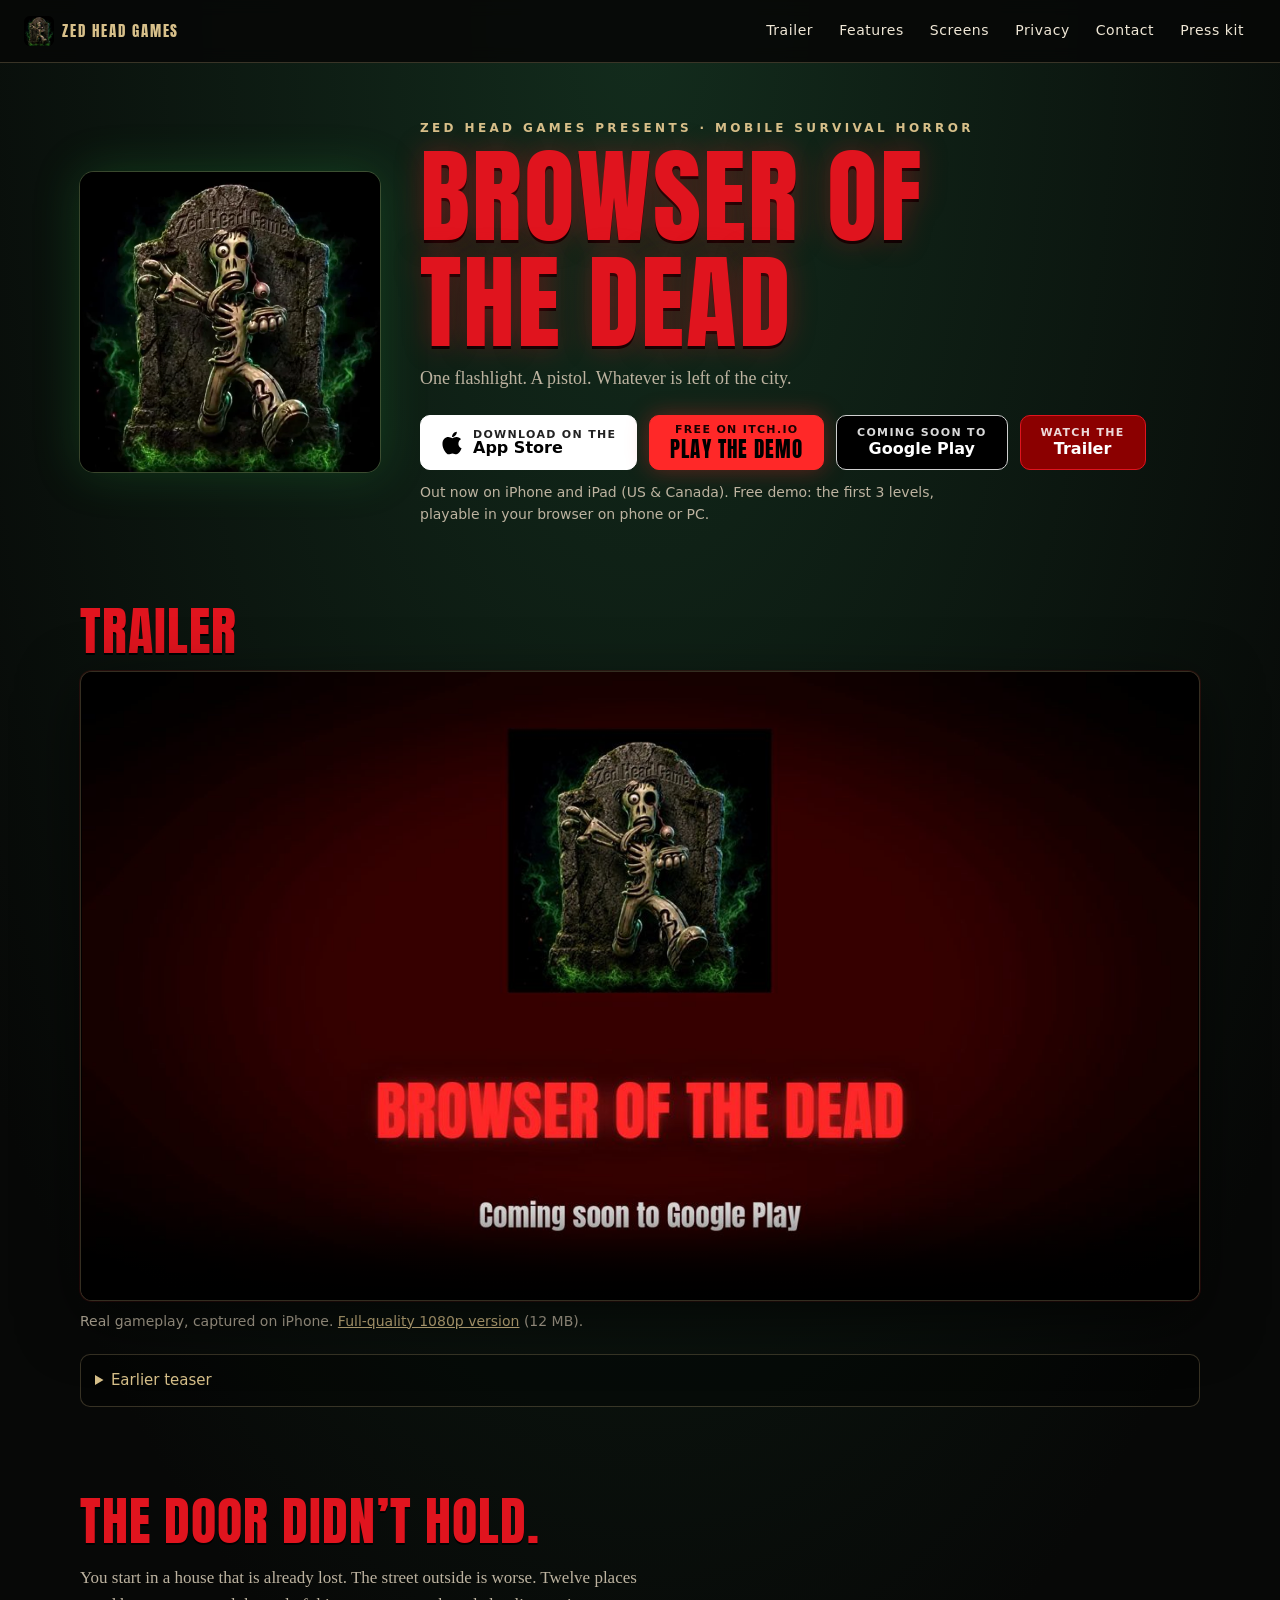
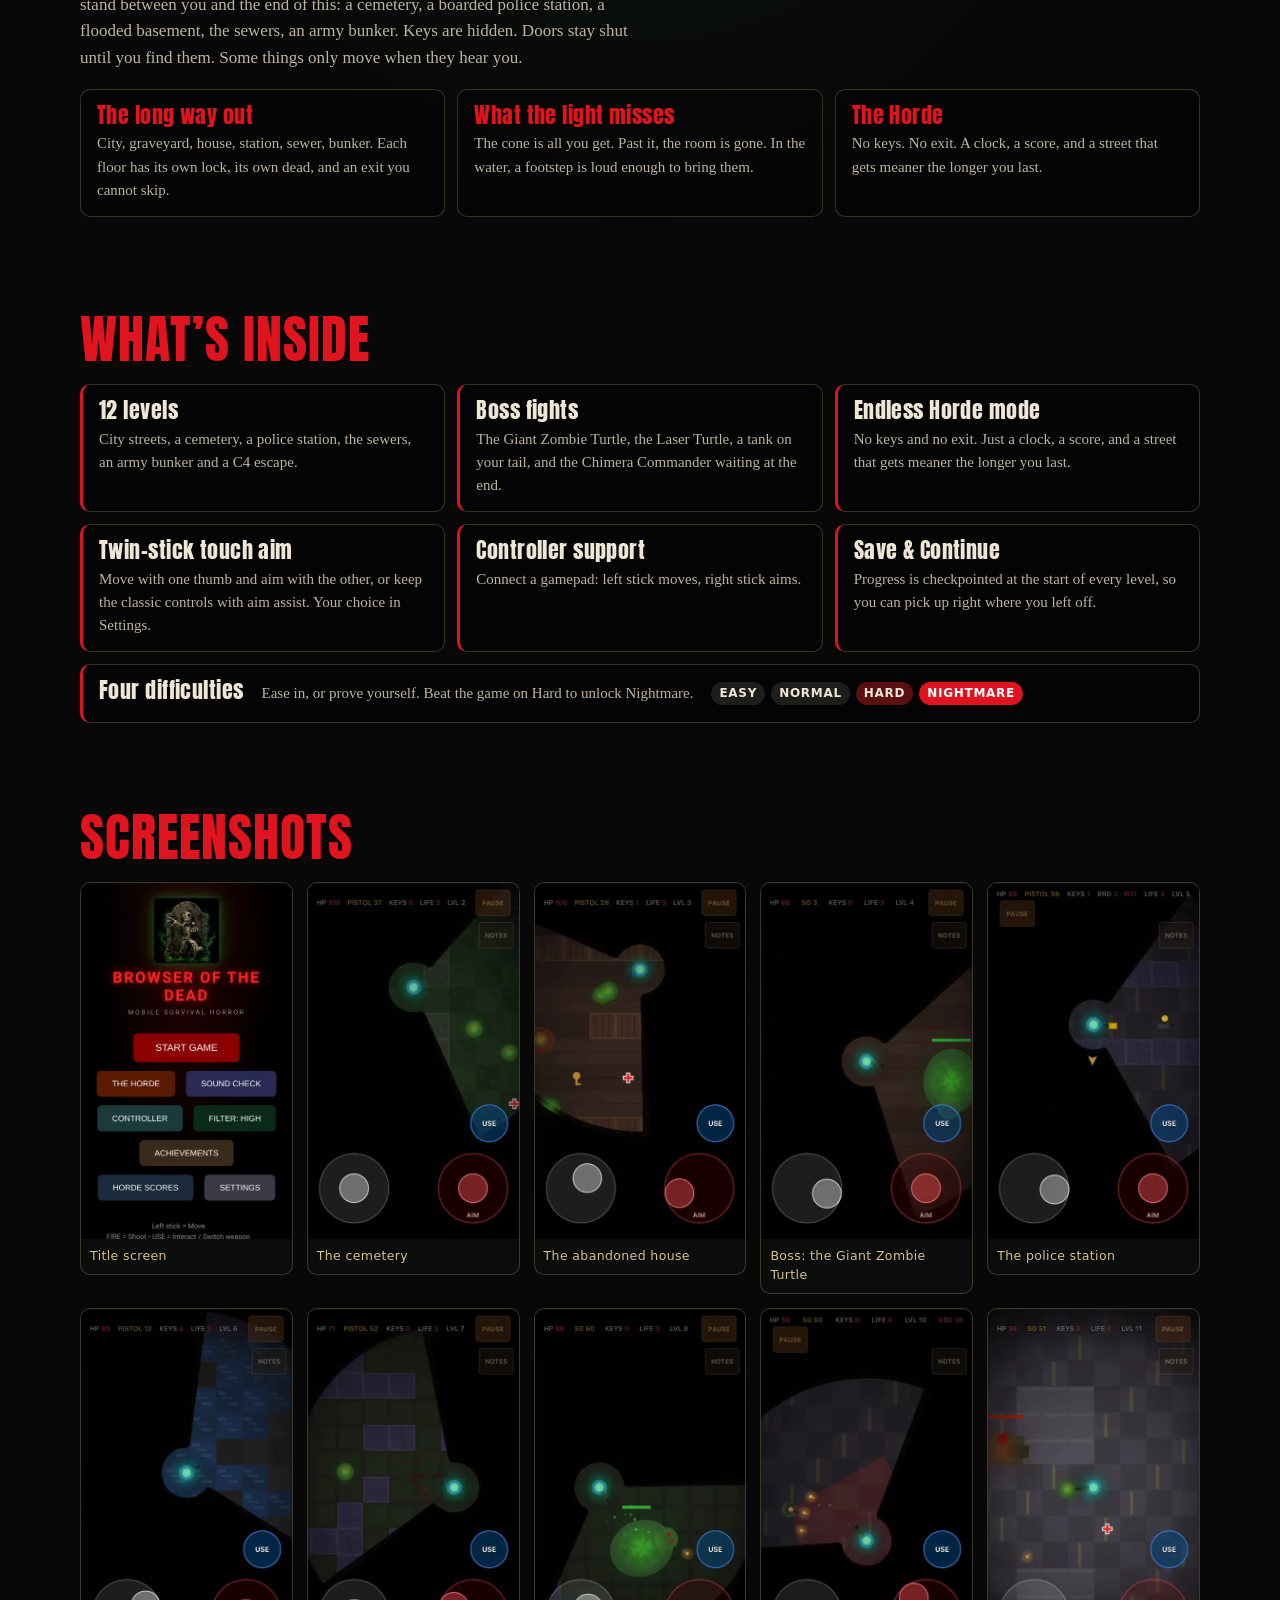
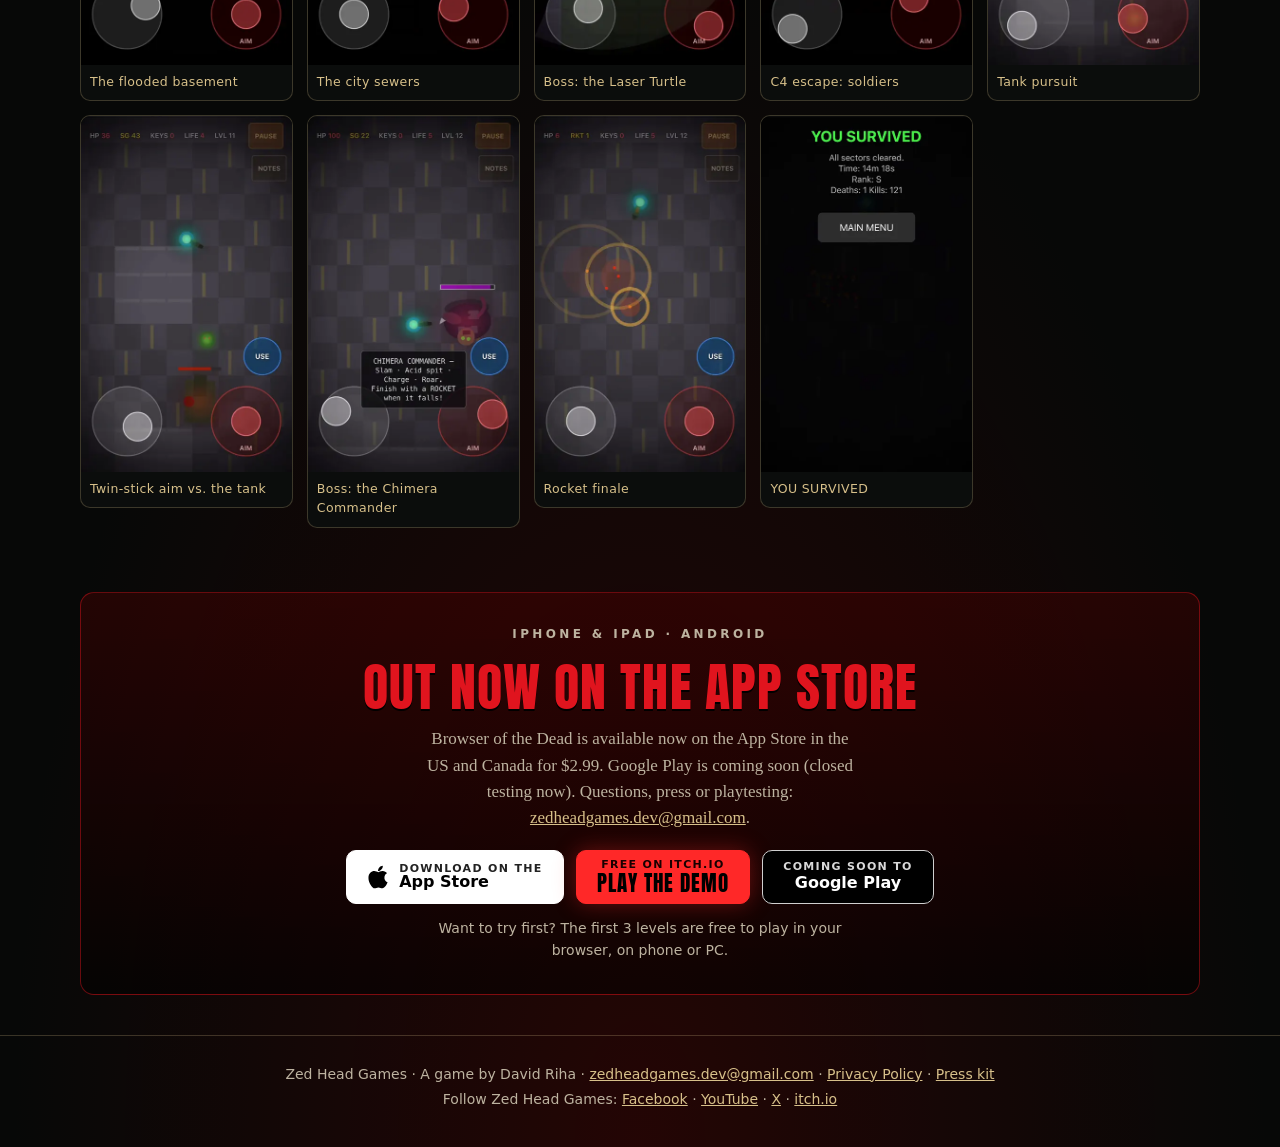
<file: index.html>
<!DOCTYPE html>
<html lang="en">
<head>
  <meta charset="utf-8">
  <meta name="viewport" content="width=device-width, initial-scale=1, viewport-fit=cover">
  <title>Browser of the Dead | Mobile Survival Horror by Zed Head Games</title>
  <meta name="description" content="Browser of the Dead is a top-down mobile survival horror shooter from Zed Head Games. 12 levels, boss fights, endless Horde mode, twin-stick touch aim and controller support. Out now on the App Store for iPhone and iPad. Free demo on itch.io; coming soon to Google Play.">
  <link rel="canonical" href="https://bit-dave.github.io/Zed-Head-Games/">
  <meta name="theme-color" content="#070807">
  <meta name="color-scheme" content="dark">
  <link rel="icon" href="favicon.ico" sizes="any">
  <link rel="apple-touch-icon" href="apple-touch-icon.png">
  <link rel="manifest" href="site.webmanifest">
  <link rel="preload" href="anton-latin.woff2" as="font" type="font/woff2" crossorigin>
  <link rel="stylesheet" href="styles.css">
  <!-- Open Graph / social share card (uses the Google Play feature graphic) -->
  <meta property="og:type" content="website">
  <meta property="og:site_name" content="Zed Head Games">
  <meta property="og:title" content="Browser of the Dead | Mobile Survival Horror by Zed Head Games">
  <meta property="og:description" content="Browser of the Dead is a top-down mobile survival horror shooter from Zed Head Games. 12 levels, boss fights, endless Horde mode, twin-stick touch aim and controller support. Out now on the App Store for iPhone and iPad. Free demo on itch.io; coming soon to Google Play.">
  <meta property="og:url" content="https://bit-dave.github.io/Zed-Head-Games/">
  <meta property="og:image" content="https://bit-dave.github.io/Zed-Head-Games/og_feature_graphic.jpg">
  <meta property="og:image:width" content="1024">
  <meta property="og:image:height" content="500">
  <meta property="og:image:alt" content="Browser of the Dead: Mobile Survival Horror. The Zed Head Games tombstone logo beside gameplay of the player shooting zombies in a flashlight cone.">
  <meta name="twitter:card" content="summary_large_image">
  <meta name="twitter:title" content="Browser of the Dead | Mobile Survival Horror by Zed Head Games">
  <meta name="twitter:description" content="Browser of the Dead is a top-down mobile survival horror shooter from Zed Head Games. 12 levels, boss fights, endless Horde mode, twin-stick touch aim and controller support. Out now on the App Store for iPhone and iPad. Free demo on itch.io; coming soon to Google Play.">
  <meta name="twitter:image" content="https://bit-dave.github.io/Zed-Head-Games/og_feature_graphic.jpg">
  <script type="application/ld+json">
  {"@context":"https://schema.org","@type":"VideoGame","name":"Browser of the Dead",
   "url":"https://bit-dave.github.io/Zed-Head-Games/","image":"https://bit-dave.github.io/Zed-Head-Games/og_feature_graphic.jpg",
   "description":"Top-down mobile survival horror shooter: 12 levels, boss fights, endless Horde mode, twin-stick touch aim, controller support, save and continue, and four difficulties.",
   "genre":["Survival horror","Shooter"],"gamePlatform":"Android","operatingSystem":"Android","playMode":"SinglePlayer",
   "author":{"@type":"Person","name":"David Riha"},
   "publisher":{"@type":"Organization","name":"Zed Head Games","url":"https://bit-dave.github.io/Zed-Head-Games/","email":"zedheadgames.dev@gmail.com"}}
  </script>
</head>
<body>
  <a class="skip" href="#main">Skip to content</a>
  <nav class="nav" aria-label="Main">
    <a class="brand" href="index.html"><img src="zhg_logo_240.webp" alt="" width="30" height="30"><span>ZED HEAD GAMES</span></a>
    <ul>
      <li><a href="index.html#trailer">Trailer</a></li>
      <li><a href="index.html#features">Features</a></li>
      <li><a href="index.html#screens">Screens</a></li>
      <li><a href="privacy.html">Privacy</a></li>
      <li><a href="contact.html">Contact</a></li>
      <li><a href="presskit.html">Press kit</a></li>
    </ul>
  </nav>

  <header class="hero">
    <img class="logo" src="zhg_logo_480.webp" srcset="zhg_logo_240.webp 240w, zhg_logo_480.webp 480w" sizes="(min-width: 900px) 300px, 56vw" width="480" height="480" fetchpriority="high" alt="Zed Head Games logo: a zombie bursting out of a tombstone">
    <div>
      <p class="kicker"><span class="pre">Zed Head Games presents · </span>Mobile survival horror</p>
      <h1>Browser of<br>the Dead</h1>
      <p class="tag">One flashlight. A pistol. Whatever is left of the city.</p>
      <div class="cta-row">
        <a class="btn btn-appstore" href="https://apps.apple.com/us/app/browser-of-the-dead/id6828620947" target="_blank" rel="noopener" aria-label="Download Browser of the Dead on the App Store (opens in a new tab)"><svg class="apple" viewBox="0 0 384 512" aria-hidden="true"><path fill="currentColor" d="M318.7 268.7c-.2-36.7 16.4-64.4 50-84.8-18.8-26.9-47.2-41.7-84.7-44.6-35.5-2.8-74.3 20.7-88.5 20.7-15 0-49.4-19.7-76.4-19.7C63.3 141.2 4 184.8 4 273.5q0 39.3 14.4 81.2c12.8 36.7 59 126.7 107.2 125.2 25.2-.6 43-17.9 75.8-17.9 31.8 0 48.3 17.9 76.4 17.9 48.6-.7 90.4-82.5 102.6-119.3-65.2-30.7-61.7-90-61.7-91.9zm-56.6-164.2c27.3-32.4 24.8-61.9 24-72.5-24.1 1.4-52 16.4-67.9 34.9-17.5 19.8-27.8 44.3-25.6 71.9 26.1 2 49.9-11.4 69.5-34.3z"/></svg><span><small>Download on the</small>App Store</span></a>
        <a class="btn btn-demo" href="https://zedheadgames.itch.io/browser-of-the-dead-free-demo" target="_blank" rel="noopener" aria-label="Play the free demo on itch.io (opens in a new tab)"><small>Free on itch.io</small>Play the demo</a>
        <!-- TODO(Dajori): replace #TODO-PLAY-STORE-LINK with your Google Play URL when the listing is public. -->
        <a class="btn btn-play" href="#TODO-PLAY-STORE-LINK"><small>Coming soon to</small>Google Play</a>
        <a class="btn btn-ghost" href="#trailer"><small>Watch the</small>Trailer</a>
      </div>
      <p class="cta-note">Out now on iPhone and iPad (US &amp; Canada). Free demo: the first 3 levels, playable in your browser on phone or PC.</p>
    </div>
  </header>

  <main id="main" class="wrap">
    <section class="section" id="trailer" aria-labelledby="trailer-h">
      <h2 id="trailer-h">Trailer</h2>
      <div class="video-frame">
        <video controls playsinline preload="none" poster="BOTD_trailer_poster.jpg" aria-label="Browser of the Dead official trailer">
          <source src="BOTD_trailer_v2_720p.mp4" type="video/mp4">
          Your browser can’t play this video. <a href="BOTD_trailer_v2_720p.mp4">Download the trailer</a>.
        </video>
      </div>
      <p class="note">Real gameplay, captured on iPhone. <a href="BOTD_trailer_v2_landscape_original.mp4">Full-quality 1080p version</a> (12 MB).</p>
      <details class="teasers">
        <summary>Earlier teaser</summary>
        <div class="teaser-grid">
          <figure>
            <video controls playsinline preload="none" poster="poster_vhs_teaser.webp"><source src="Browser_of_the_Dead_Trailer_2VHS.mp4" type="video/mp4"></video>
            <figcaption>VHS teaser</figcaption>
          </figure>
        </div>
      </details>
    </section>

    <section class="section" id="about" aria-labelledby="about-h">
      <h2 id="about-h">The door didn’t hold.</h2>
      <p class="lead">You start in a house that is already lost. The street outside is worse. Twelve places stand between you and the end of this: a cemetery, a boarded police station, a flooded basement, the sewers, an army bunker. Keys are hidden. Doors stay shut until you find them. Some things only move when they hear you.</p>
      <div class="cards">
        <div class="card"><h3>The long way out</h3><p>City, graveyard, house, station, sewer, bunker. Each floor has its own lock, its own dead, and an exit you cannot skip.</p></div>
        <div class="card"><h3>What the light misses</h3><p>The cone is all you get. Past it, the room is gone. In the water, a footstep is loud enough to bring them.</p></div>
        <div class="card"><h3>The Horde</h3><p>No keys. No exit. A clock, a score, and a street that gets meaner the longer you last.</p></div>
      </div>
    </section>

    <section class="section" id="features" aria-labelledby="features-h">
      <h2 id="features-h">What’s inside</h2>
      <ul class="features">
        <li><h3>12 levels</h3><p>City streets, a cemetery, a police station, the sewers, an army bunker and a C4 escape.</p></li>
        <li><h3>Boss fights</h3><p>The Giant Zombie Turtle, the Laser Turtle, a tank on your tail, and the Chimera Commander waiting at the end.</p></li>
        <li><h3>Endless Horde mode</h3><p>No keys and no exit. Just a clock, a score, and a street that gets meaner the longer you last.</p></li>
        <li><h3>Twin-stick touch aim</h3><p>Move with one thumb and aim with the other, or keep the classic controls with aim assist. Your choice in Settings.</p></li>
        <li><h3>Controller support</h3><p>Connect a gamepad: left stick moves, right stick aims.</p></li>
        <li><h3>Save &amp; Continue</h3><p>Progress is checkpointed at the start of every level, so you can pick up right where you left off.</p></li>
        <li class="wide"><h3>Four difficulties</h3><p>Ease in, or prove yourself. Beat the game on Hard to unlock Nightmare.</p>
          <ul class="diff" aria-label="Difficulties"><li>Easy</li><li>Normal</li><li class="hard">Hard</li><li class="nm">Nightmare</li></ul></li>
      </ul>
    </section>

    <section class="section" id="screens" aria-labelledby="screens-h">
      <h2 id="screens-h">Screenshots</h2>
      <ul class="gallery">
        <li><button type="button" data-full="01_title_screen.webp" data-cap="Title screen" aria-label="Open screenshot: Title screen">
          <picture><source type="image/webp" srcset="01_title_screen_444.webp 444w, 01_title_screen.webp 888w" sizes="(min-width: 900px) 210px, (min-width: 600px) 24vw, 32vw">
          <img src="01_title_screen_444.jpg" width="444" height="749" loading="lazy" decoding="async" alt="Browser of the Dead gameplay screenshot: Title screen"></picture>
          <span class="cap">Title screen</span></button></li>
        <li><button type="button" data-full="02_cemetery_zombies.webp" data-cap="The cemetery" aria-label="Open screenshot: The cemetery">
          <picture><source type="image/webp" srcset="02_cemetery_zombies_444.webp 444w, 02_cemetery_zombies.webp 888w" sizes="(min-width: 900px) 210px, (min-width: 600px) 24vw, 32vw">
          <img src="02_cemetery_zombies_444.jpg" width="444" height="749" loading="lazy" decoding="async" alt="Browser of the Dead gameplay screenshot: The cemetery"></picture>
          <span class="cap">The cemetery</span></button></li>
        <li><button type="button" data-full="03_abandoned_house.webp" data-cap="The abandoned house" aria-label="Open screenshot: The abandoned house">
          <picture><source type="image/webp" srcset="03_abandoned_house_444.webp 444w, 03_abandoned_house.webp 888w" sizes="(min-width: 900px) 210px, (min-width: 600px) 24vw, 32vw">
          <img src="03_abandoned_house_444.jpg" width="444" height="749" loading="lazy" decoding="async" alt="Browser of the Dead gameplay screenshot: The abandoned house"></picture>
          <span class="cap">The abandoned house</span></button></li>
        <li><button type="button" data-full="04_giant_zombie_turtle_boss.webp" data-cap="Boss: the Giant Zombie Turtle" aria-label="Open screenshot: Boss: the Giant Zombie Turtle">
          <picture><source type="image/webp" srcset="04_giant_zombie_turtle_boss_444.webp 444w, 04_giant_zombie_turtle_boss.webp 888w" sizes="(min-width: 900px) 210px, (min-width: 600px) 24vw, 32vw">
          <img src="04_giant_zombie_turtle_boss_444.jpg" width="444" height="749" loading="lazy" decoding="async" alt="Browser of the Dead gameplay screenshot: Boss: the Giant Zombie Turtle"></picture>
          <span class="cap">Boss: the Giant Zombie Turtle</span></button></li>
        <li><button type="button" data-full="05_police_station.webp" data-cap="The police station" aria-label="Open screenshot: The police station">
          <picture><source type="image/webp" srcset="05_police_station_444.webp 444w, 05_police_station.webp 888w" sizes="(min-width: 900px) 210px, (min-width: 600px) 24vw, 32vw">
          <img src="05_police_station_444.jpg" width="444" height="749" loading="lazy" decoding="async" alt="Browser of the Dead gameplay screenshot: The police station"></picture>
          <span class="cap">The police station</span></button></li>
        <li><button type="button" data-full="06_basement.webp" data-cap="The flooded basement" aria-label="Open screenshot: The flooded basement">
          <picture><source type="image/webp" srcset="06_basement_444.webp 444w, 06_basement.webp 888w" sizes="(min-width: 900px) 210px, (min-width: 600px) 24vw, 32vw">
          <img src="06_basement_444.jpg" width="444" height="749" loading="lazy" decoding="async" alt="Browser of the Dead gameplay screenshot: The flooded basement"></picture>
          <span class="cap">The flooded basement</span></button></li>
        <li><button type="button" data-full="07_city_sewers.webp" data-cap="The city sewers" aria-label="Open screenshot: The city sewers">
          <picture><source type="image/webp" srcset="07_city_sewers_444.webp 444w, 07_city_sewers.webp 888w" sizes="(min-width: 900px) 210px, (min-width: 600px) 24vw, 32vw">
          <img src="07_city_sewers_444.jpg" width="444" height="749" loading="lazy" decoding="async" alt="Browser of the Dead gameplay screenshot: The city sewers"></picture>
          <span class="cap">The city sewers</span></button></li>
        <li><button type="button" data-full="08_laser_turtle_boss.webp" data-cap="Boss: the Laser Turtle" aria-label="Open screenshot: Boss: the Laser Turtle">
          <picture><source type="image/webp" srcset="08_laser_turtle_boss_444.webp 444w, 08_laser_turtle_boss.webp 888w" sizes="(min-width: 900px) 210px, (min-width: 600px) 24vw, 32vw">
          <img src="08_laser_turtle_boss_444.jpg" width="444" height="749" loading="lazy" decoding="async" alt="Browser of the Dead gameplay screenshot: Boss: the Laser Turtle"></picture>
          <span class="cap">Boss: the Laser Turtle</span></button></li>
        <li><button type="button" data-full="10_c4_escape_soldiers.webp" data-cap="C4 escape: soldiers" aria-label="Open screenshot: C4 escape: soldiers">
          <picture><source type="image/webp" srcset="10_c4_escape_soldiers_444.webp 444w, 10_c4_escape_soldiers.webp 888w" sizes="(min-width: 900px) 210px, (min-width: 600px) 24vw, 32vw">
          <img src="10_c4_escape_soldiers_444.jpg" width="444" height="749" loading="lazy" decoding="async" alt="Browser of the Dead gameplay screenshot: C4 escape: soldiers"></picture>
          <span class="cap">C4 escape: soldiers</span></button></li>
        <li><button type="button" data-full="11_tank_pursuit.webp" data-cap="Tank pursuit" aria-label="Open screenshot: Tank pursuit">
          <picture><source type="image/webp" srcset="11_tank_pursuit_444.webp 444w, 11_tank_pursuit.webp 888w" sizes="(min-width: 900px) 210px, (min-width: 600px) 24vw, 32vw">
          <img src="11_tank_pursuit_444.jpg" width="444" height="749" loading="lazy" decoding="async" alt="Browser of the Dead gameplay screenshot: Tank pursuit"></picture>
          <span class="cap">Tank pursuit</span></button></li>
        <li><button type="button" data-full="12_twin_stick_tank_fight.webp" data-cap="Twin-stick aim vs. the tank" aria-label="Open screenshot: Twin-stick aim vs. the tank">
          <picture><source type="image/webp" srcset="12_twin_stick_tank_fight_444.webp 444w, 12_twin_stick_tank_fight.webp 888w" sizes="(min-width: 900px) 210px, (min-width: 600px) 24vw, 32vw">
          <img src="12_twin_stick_tank_fight_444.jpg" width="444" height="749" loading="lazy" decoding="async" alt="Browser of the Dead gameplay screenshot: Twin-stick aim vs. the tank"></picture>
          <span class="cap">Twin-stick aim vs. the tank</span></button></li>
        <li><button type="button" data-full="13_chimera_commander.webp" data-cap="Boss: the Chimera Commander" aria-label="Open screenshot: Boss: the Chimera Commander">
          <picture><source type="image/webp" srcset="13_chimera_commander_444.webp 444w, 13_chimera_commander.webp 888w" sizes="(min-width: 900px) 210px, (min-width: 600px) 24vw, 32vw">
          <img src="13_chimera_commander_444.jpg" width="444" height="749" loading="lazy" decoding="async" alt="Browser of the Dead gameplay screenshot: Boss: the Chimera Commander"></picture>
          <span class="cap">Boss: the Chimera Commander</span></button></li>
        <li><button type="button" data-full="14_rocket_finale.webp" data-cap="Rocket finale" aria-label="Open screenshot: Rocket finale">
          <picture><source type="image/webp" srcset="14_rocket_finale_444.webp 444w, 14_rocket_finale.webp 888w" sizes="(min-width: 900px) 210px, (min-width: 600px) 24vw, 32vw">
          <img src="14_rocket_finale_444.jpg" width="444" height="749" loading="lazy" decoding="async" alt="Browser of the Dead gameplay screenshot: Rocket finale"></picture>
          <span class="cap">Rocket finale</span></button></li>
        <li><button type="button" data-full="15_you_survived.webp" data-cap="YOU SURVIVED" aria-label="Open screenshot: YOU SURVIVED">
          <picture><source type="image/webp" srcset="15_you_survived_444.webp 444w, 15_you_survived.webp 888w" sizes="(min-width: 900px) 210px, (min-width: 600px) 24vw, 32vw">
          <img src="15_you_survived_444.jpg" width="444" height="749" loading="lazy" decoding="async" alt="Browser of the Dead gameplay screenshot: YOU SURVIVED"></picture>
          <span class="cap">YOU SURVIVED</span></button></li>
      </ul>
    </section>

    <section class="play-cta" id="play" aria-labelledby="play-h">
      <p class="kicker">iPhone &amp; iPad · Android</p>
      <h2 id="play-h">Out now on the App Store</h2>
      <p>Browser of the Dead is available now on the App Store in the US and Canada for $2.99. Google Play is coming soon (closed testing now). Questions, press or playtesting: <a href="mailto:zedheadgames.dev@gmail.com">zedheadgames.dev@gmail.com</a>.</p>
      <!-- TODO(Dajori): replace #TODO-PLAY-STORE-LINK with your Google Play URL when the listing is public. -->
      <div class="cta-row">
        <a class="btn btn-appstore" href="https://apps.apple.com/us/app/browser-of-the-dead/id6828620947" target="_blank" rel="noopener" aria-label="Download Browser of the Dead on the App Store (opens in a new tab)"><svg class="apple" viewBox="0 0 384 512" aria-hidden="true"><path fill="currentColor" d="M318.7 268.7c-.2-36.7 16.4-64.4 50-84.8-18.8-26.9-47.2-41.7-84.7-44.6-35.5-2.8-74.3 20.7-88.5 20.7-15 0-49.4-19.7-76.4-19.7C63.3 141.2 4 184.8 4 273.5q0 39.3 14.4 81.2c12.8 36.7 59 126.7 107.2 125.2 25.2-.6 43-17.9 75.8-17.9 31.8 0 48.3 17.9 76.4 17.9 48.6-.7 90.4-82.5 102.6-119.3-65.2-30.7-61.7-90-61.7-91.9zm-56.6-164.2c27.3-32.4 24.8-61.9 24-72.5-24.1 1.4-52 16.4-67.9 34.9-17.5 19.8-27.8 44.3-25.6 71.9 26.1 2 49.9-11.4 69.5-34.3z"/></svg><span><small>Download on the</small>App Store</span></a>
        <a class="btn btn-demo" href="https://zedheadgames.itch.io/browser-of-the-dead-free-demo" target="_blank" rel="noopener" aria-label="Play the free demo on itch.io (opens in a new tab)"><small>Free on itch.io</small>Play the demo</a>
        <a class="btn btn-play" href="#TODO-PLAY-STORE-LINK"><small>Coming soon to</small>Google Play</a>
      </div>
      <p class="cta-note">Want to try first? The first 3 levels are free to play in your browser, on phone or PC.</p>
    </section>
  </main>

  <dialog class="lightbox" id="lightbox" aria-label="Screenshot viewer">
    <div class="lb-inner">
      <img id="lb-img" alt="">
      <p class="lb-cap" id="lb-cap"></p>
    </div>
    <button class="lb-btn lb-close" type="button" aria-label="Close">✕</button>
    <button class="lb-btn lb-prev" type="button" aria-label="Previous screenshot">‹</button>
    <button class="lb-btn lb-next" type="button" aria-label="Next screenshot">›</button>
  </dialog>

  <footer>
    <p>Zed Head Games · A game by David Riha · <a href="mailto:zedheadgames.dev@gmail.com">zedheadgames.dev@gmail.com</a> · <a href="privacy.html">Privacy Policy</a> · <a href="presskit.html">Press kit</a></p>
    <p class="social">Follow Zed Head Games: <a href="https://www.facebook.com/p/Zed-Head-Games-61595239507863/" target="_blank" rel="noopener" aria-label="Zed Head Games on Facebook (opens in a new tab)">Facebook</a> · <a href="https://www.youtube.com/@ZedHeadGames" target="_blank" rel="noopener" aria-label="Zed Head Games on YouTube (opens in a new tab)">YouTube</a> · <a href="https://x.com/zedheadgamesdev" target="_blank" rel="noopener" aria-label="Zed Head Games on X (opens in a new tab)">X</a> · <a href="https://zedheadgames.itch.io/" target="_blank" rel="noopener" aria-label="Zed Head Games on itch.io (opens in a new tab)">itch.io</a></p>
  </footer>
  <script src="site.js" defer></script>
</body>
</html>
</file>
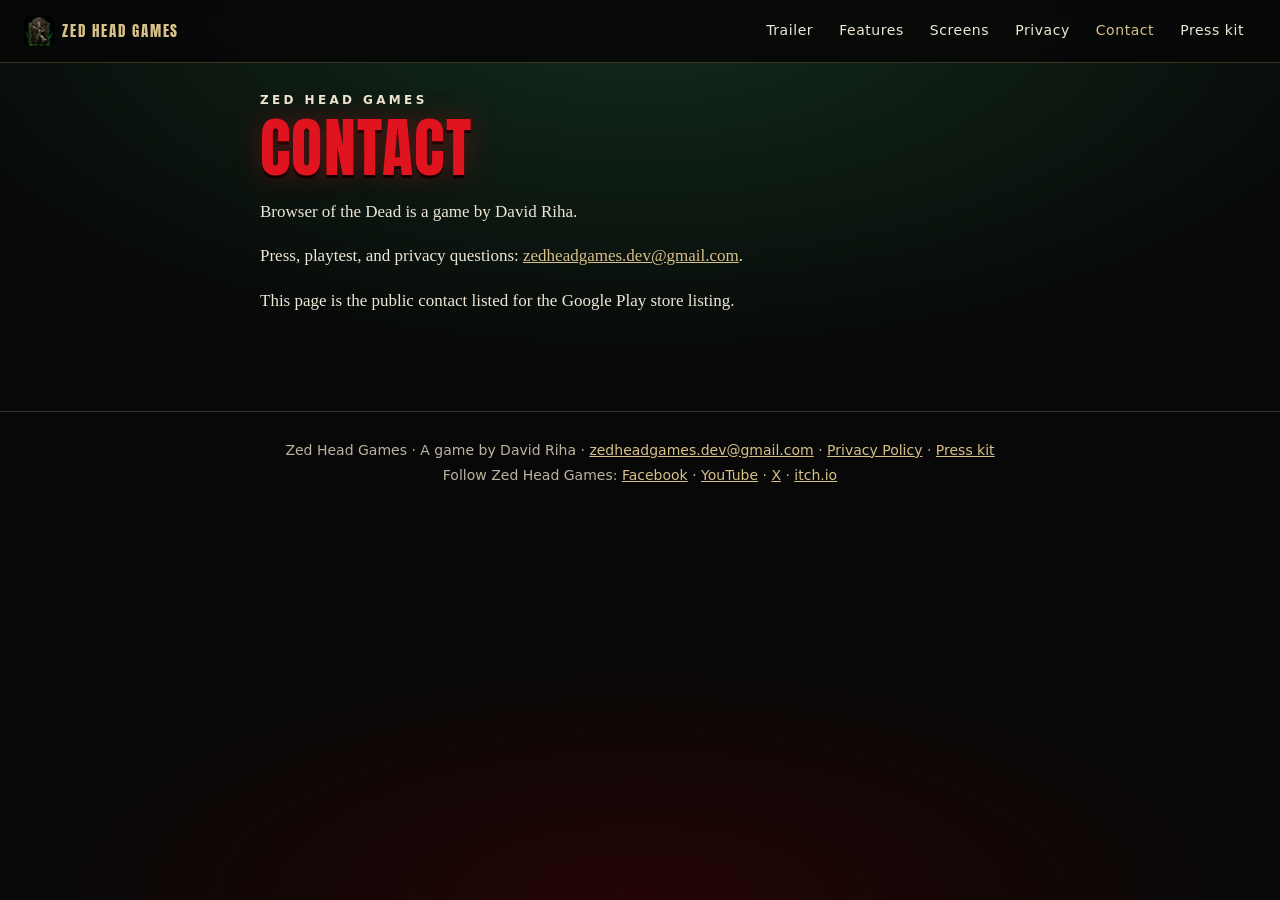
<file: contact.html>
<!DOCTYPE html>
<html lang="en">
<head>
  <meta charset="utf-8">
  <meta name="viewport" content="width=device-width, initial-scale=1, viewport-fit=cover">
  <title>Contact — Zed Head Games</title>
  <meta name="description" content="Contact Zed Head Games, the studio behind Browser of the Dead, for press, playtest and privacy questions.">
  <link rel="canonical" href="https://bit-dave.github.io/Zed-Head-Games/contact.html">
  <meta name="theme-color" content="#070807">
  <meta name="color-scheme" content="dark">
  <link rel="icon" href="favicon.ico" sizes="any">
  <link rel="apple-touch-icon" href="apple-touch-icon.png">
  <link rel="manifest" href="site.webmanifest">
  <link rel="preload" href="anton-latin.woff2" as="font" type="font/woff2" crossorigin>
  <link rel="stylesheet" href="styles.css">
  <!-- Open Graph / social share card (uses the Google Play feature graphic) -->
  <meta property="og:type" content="website">
  <meta property="og:site_name" content="Zed Head Games">
  <meta property="og:title" content="Contact — Zed Head Games">
  <meta property="og:description" content="Contact Zed Head Games, the studio behind Browser of the Dead, for press, playtest and privacy questions.">
  <meta property="og:url" content="https://bit-dave.github.io/Zed-Head-Games/contact.html">
  <meta property="og:image" content="https://bit-dave.github.io/Zed-Head-Games/og_feature_graphic.jpg">
  <meta property="og:image:width" content="1024">
  <meta property="og:image:height" content="500">
  <meta property="og:image:alt" content="Browser of the Dead: Mobile Survival Horror. The Zed Head Games tombstone logo beside gameplay of the player shooting zombies in a flashlight cone.">
  <meta name="twitter:card" content="summary_large_image">
  <meta name="twitter:title" content="Contact — Zed Head Games">
  <meta name="twitter:description" content="Contact Zed Head Games, the studio behind Browser of the Dead, for press, playtest and privacy questions.">
  <meta name="twitter:image" content="https://bit-dave.github.io/Zed-Head-Games/og_feature_graphic.jpg">
</head>
<body>
  <a class="skip" href="#main">Skip to content</a>
  <nav class="nav" aria-label="Main">
    <a class="brand" href="index.html"><img src="zhg_logo_240.webp" alt="" width="30" height="30"><span>ZED HEAD GAMES</span></a>
    <ul>
      <li><a href="index.html#trailer">Trailer</a></li>
      <li><a href="index.html#features">Features</a></li>
      <li><a href="index.html#screens">Screens</a></li>
      <li><a href="privacy.html">Privacy</a></li>
      <li><a href="contact.html" aria-current="page">Contact</a></li>
      <li><a href="presskit.html">Press kit</a></li>
    </ul>
  </nav>
  <main id="main" class="wrap page">
    <p class="kicker">ZED HEAD GAMES</p>
    <h1>Contact</h1>
    <p>Browser of the Dead is a game by David Riha.</p>
    <p>Press, playtest, and privacy questions: <a href="mailto:zedheadgames.dev@gmail.com">zedheadgames.dev@gmail.com</a>.</p>
    <p>This page is the public contact listed for the Google Play store listing.</p>
  </main>
  <footer>
    <p>Zed Head Games · A game by David Riha · <a href="mailto:zedheadgames.dev@gmail.com">zedheadgames.dev@gmail.com</a> · <a href="privacy.html">Privacy Policy</a> · <a href="presskit.html">Press kit</a></p>
    <p class="social">Follow Zed Head Games: <a href="https://www.facebook.com/p/Zed-Head-Games-61595239507863/" target="_blank" rel="noopener" aria-label="Zed Head Games on Facebook (opens in a new tab)">Facebook</a> · <a href="https://www.youtube.com/@ZedHeadGames" target="_blank" rel="noopener" aria-label="Zed Head Games on YouTube (opens in a new tab)">YouTube</a> · <a href="https://x.com/zedheadgamesdev" target="_blank" rel="noopener" aria-label="Zed Head Games on X (opens in a new tab)">X</a> · <a href="https://zedheadgames.itch.io/" target="_blank" rel="noopener" aria-label="Zed Head Games on itch.io (opens in a new tab)">itch.io</a></p>
  </footer>
</body>
</html>
</file>
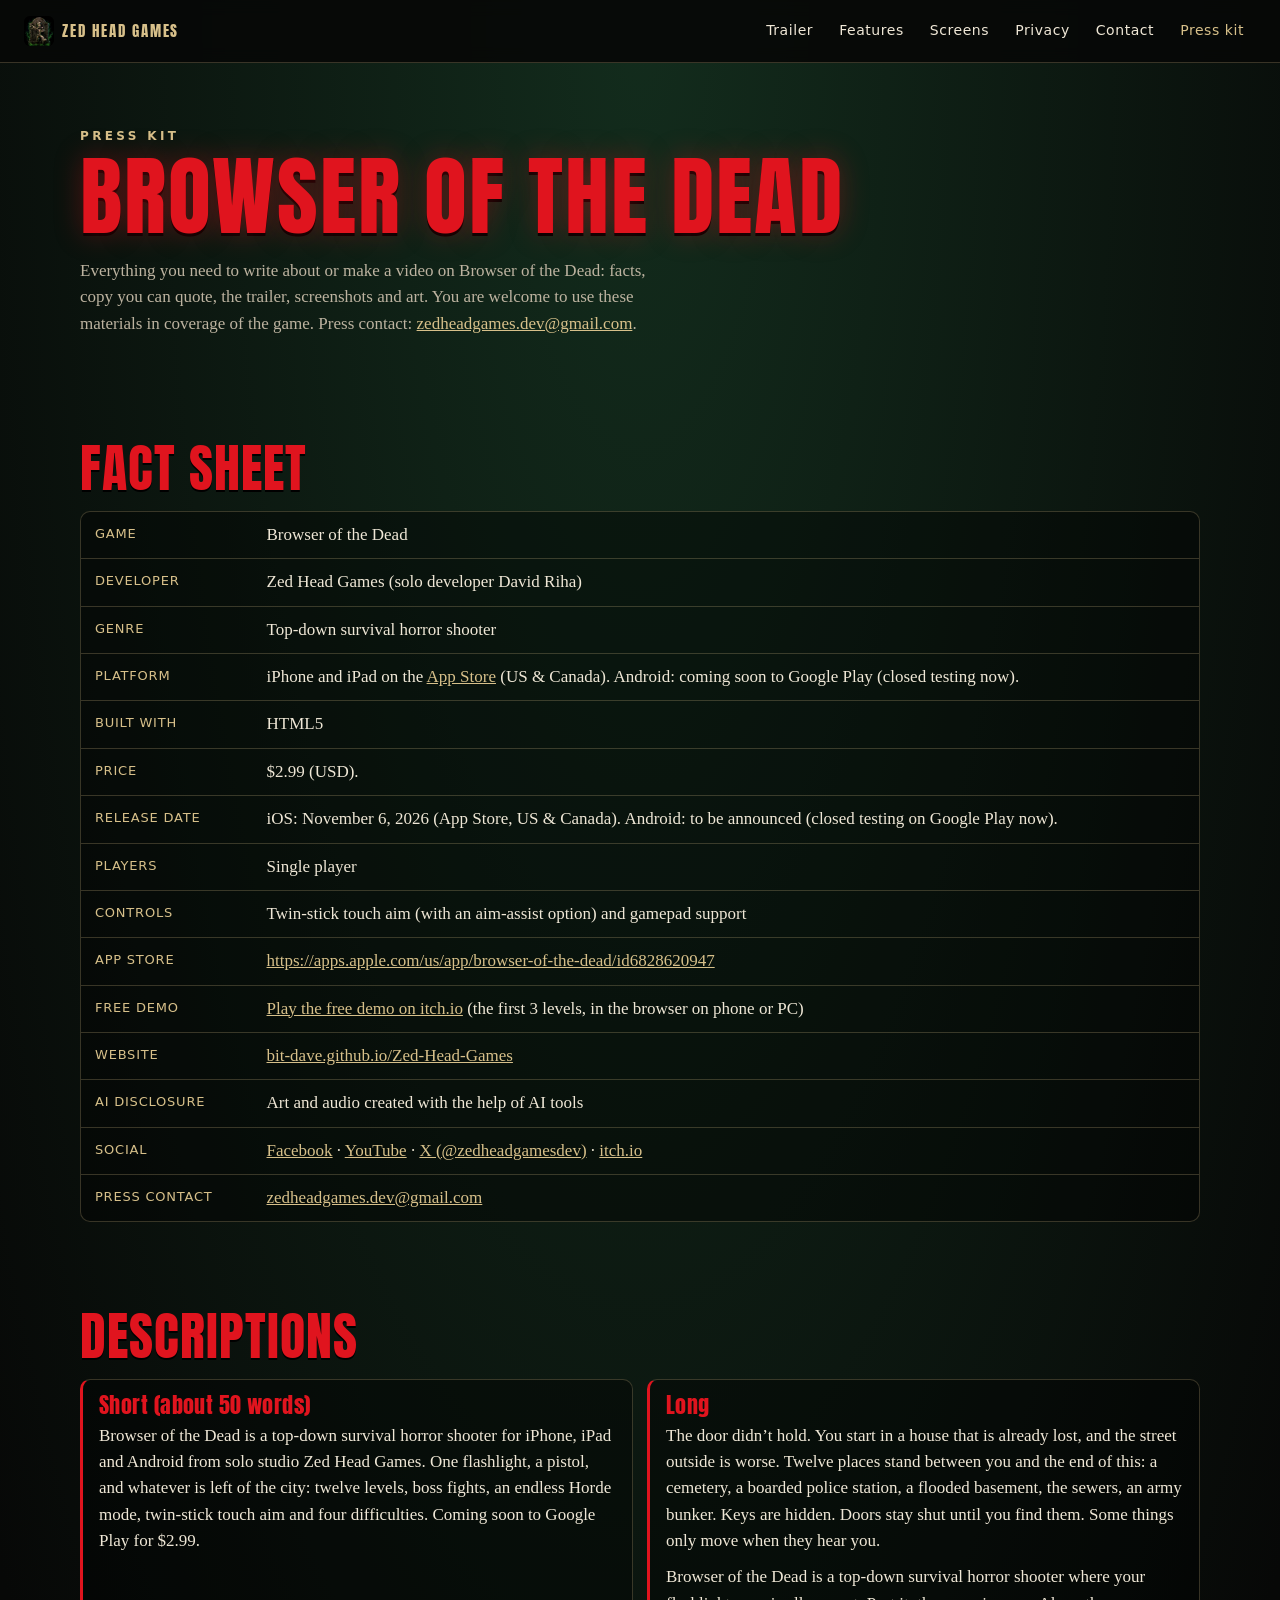
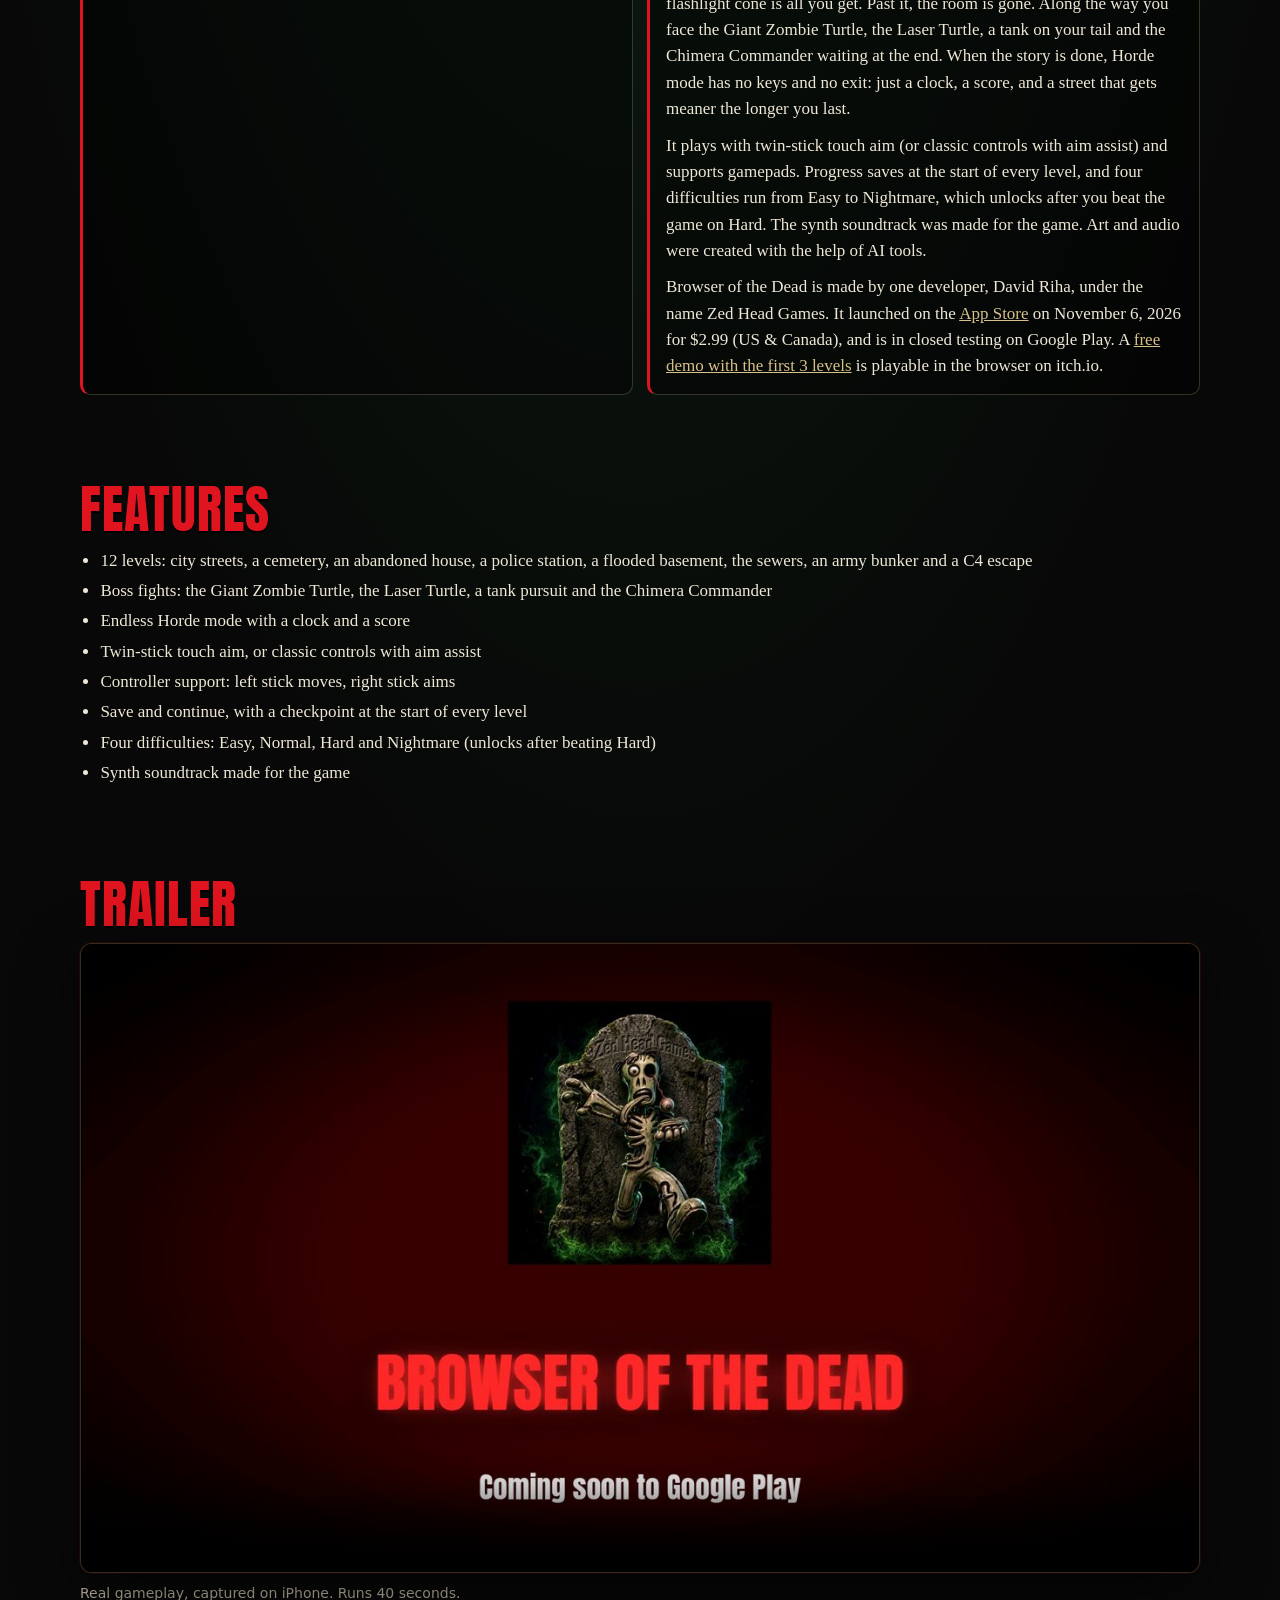
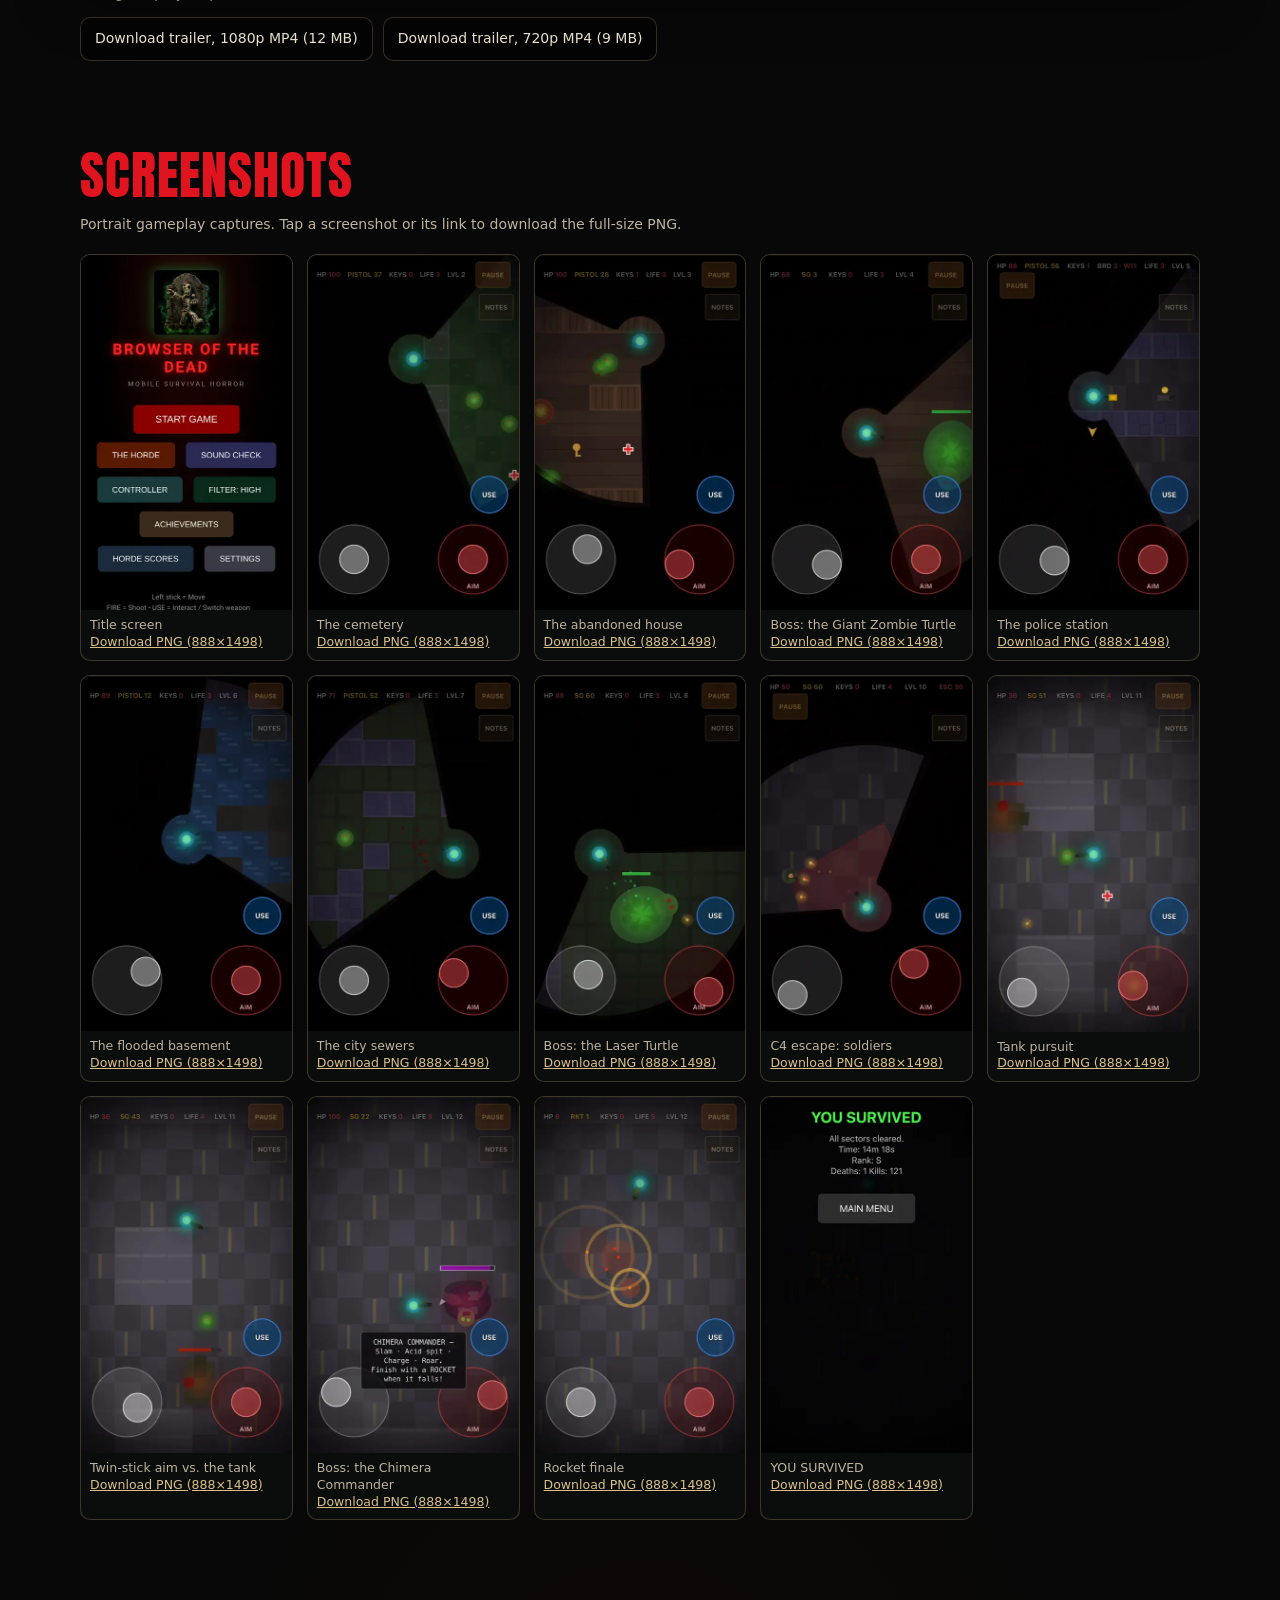
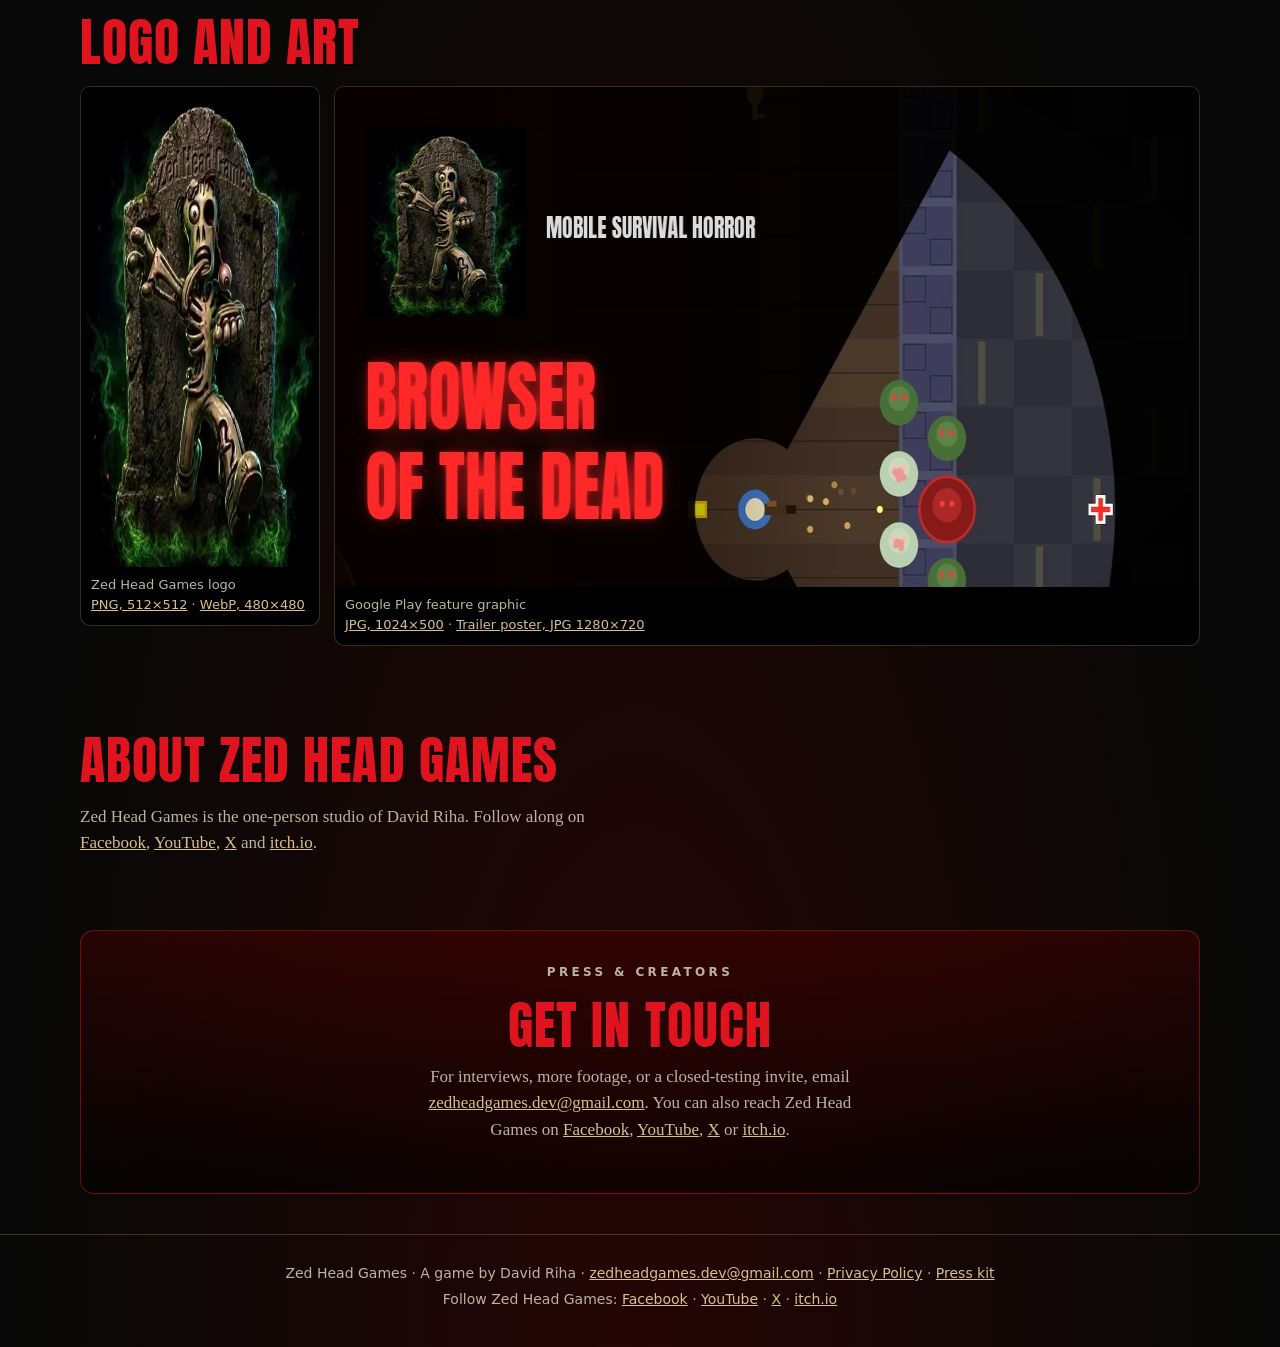
<file: presskit.html>
<!DOCTYPE html>
<html lang="en">
<head>
  <meta charset="utf-8">
  <meta name="viewport" content="width=device-width, initial-scale=1, viewport-fit=cover">
  <title>Press Kit — Browser of the Dead | Zed Head Games</title>
  <meta name="description" content="Press kit for Browser of the Dead, a top-down survival horror shooter for Android by Zed Head Games: fact sheet, descriptions, trailer, screenshots, logo and contact.">
  <link rel="canonical" href="https://bit-dave.github.io/Zed-Head-Games/presskit.html">
  <meta name="theme-color" content="#070807">
  <meta name="color-scheme" content="dark">
  <link rel="icon" href="favicon.ico" sizes="any">
  <link rel="apple-touch-icon" href="apple-touch-icon.png">
  <link rel="manifest" href="site.webmanifest">
  <link rel="preload" href="anton-latin.woff2" as="font" type="font/woff2" crossorigin>
  <link rel="stylesheet" href="styles.css">
  <!-- Open Graph / social share card (uses the Google Play feature graphic) -->
  <meta property="og:type" content="website">
  <meta property="og:site_name" content="Zed Head Games">
  <meta property="og:title" content="Press Kit — Browser of the Dead | Zed Head Games">
  <meta property="og:description" content="Press kit for Browser of the Dead, a top-down survival horror shooter for Android by Zed Head Games: fact sheet, descriptions, trailer, screenshots, logo and contact.">
  <meta property="og:url" content="https://bit-dave.github.io/Zed-Head-Games/presskit.html">
  <meta property="og:image" content="https://bit-dave.github.io/Zed-Head-Games/og_feature_graphic.jpg">
  <meta property="og:image:width" content="1024">
  <meta property="og:image:height" content="500">
  <meta property="og:image:alt" content="Browser of the Dead: Mobile Survival Horror. The Zed Head Games tombstone logo beside gameplay of the player shooting zombies in a flashlight cone.">
  <meta name="twitter:card" content="summary_large_image">
  <meta name="twitter:title" content="Press Kit — Browser of the Dead | Zed Head Games">
  <meta name="twitter:description" content="Press kit for Browser of the Dead, a top-down survival horror shooter for Android by Zed Head Games: fact sheet, descriptions, trailer, screenshots, logo and contact.">
  <meta name="twitter:image" content="https://bit-dave.github.io/Zed-Head-Games/og_feature_graphic.jpg">
  <style>
    .pk-grid { display: grid; gap: 14px; grid-template-columns: 1fr; margin-top: 16px; }
    @media (min-width: 820px) { .pk-grid { grid-template-columns: 1fr 1fr; } }
    .facts { margin: 16px 0 0; border: 1px solid var(--line); border-radius: 10px; background: rgba(0,0,0,0.38); overflow: hidden; }
    .facts div { display: grid; grid-template-columns: 9.5em 1fr; gap: 10px; padding: 10px 14px; border-top: 1px solid var(--line); }
    .facts div:first-child { border-top: 0; }
    .facts dt { font-family: var(--ui); font-size: 13px; letter-spacing: 0.06em; text-transform: uppercase; color: var(--gold); padding-top: 2px; }
    .facts dd { margin: 0; color: var(--ink); }
    @media (max-width: 480px) { .facts div { grid-template-columns: 1fr; gap: 2px; } }
    .copybox { border: 1px solid var(--line); border-left: 3px solid var(--red); border-radius: 10px; background: rgba(0,0,0,0.38); padding: 14px 16px; }
    .copybox p { color: var(--ink); margin: 0 0 10px; }
    .copybox p:last-child { margin-bottom: 0; }
    .copybox h3 { color: var(--red); }
    .shots { list-style: none; padding: 0; margin: 18px 0 8px; display: grid; gap: 10px; grid-template-columns: repeat(2, 1fr); }
    @media (min-width: 600px) { .shots { grid-template-columns: repeat(4, 1fr); } }
    @media (min-width: 900px) { .shots { grid-template-columns: repeat(5, 1fr); gap: 14px; } }
    .shots li { border: 1px solid var(--line); border-radius: 10px; overflow: hidden; background: #0b0d0c; }
    .shots img { width: 100%; height: auto; aspect-ratio: 444 / 749; object-fit: cover; }
    .shots p { margin: 0; padding: 7px 9px 9px; font-family: var(--ui); font-size: 12.5px; color: var(--muted); line-height: 1.35; }
    .shots a { color: var(--gold); }
    .dl { display: flex; flex-wrap: wrap; gap: 10px; margin-top: 12px; }
    .dl a { display: inline-block; padding: 10px 14px; border-radius: 10px; border: 1px solid var(--line); background: rgba(0,0,0,0.45); color: var(--ink); font-family: var(--ui); font-size: 14px; text-decoration: none; }
    .dl a:hover { border-color: var(--gold); color: var(--gold); }
    .art { display: grid; gap: 14px; grid-template-columns: 1fr; margin-top: 16px; }
    @media (min-width: 720px) { .art { grid-template-columns: 240px 1fr; align-items: start; } }
    .art figure { margin: 0; border: 1px solid var(--line); border-radius: 10px; overflow: hidden; background: #000; }
    .art figcaption { padding: 8px 10px 10px; font-family: var(--ui); font-size: 13px; color: var(--muted); }
    .art figcaption a { color: var(--gold); }
    .pk-features { margin: 12px 0 0; padding-left: 1.2em; }
    .pk-features li { margin: 4px 0; color: var(--ink); }
  </style>
</head>
<body>
  <a class="skip" href="#main">Skip to content</a>
  <nav class="nav" aria-label="Main">
    <a class="brand" href="index.html"><img src="zhg_logo_240.webp" alt="" width="30" height="30"><span>ZED HEAD GAMES</span></a>
    <ul>
      <li><a href="index.html#trailer">Trailer</a></li>
      <li><a href="index.html#features">Features</a></li>
      <li><a href="index.html#screens">Screens</a></li>
      <li><a href="privacy.html">Privacy</a></li>
      <li><a href="contact.html">Contact</a></li>
      <li><a href="presskit.html" aria-current="page">Press kit</a></li>
    </ul>
  </nav>
    <main id="main" class="wrap">
    <section class="section" aria-labelledby="pk-h">
      <p class="kicker">Press kit</p>
      <h1 id="pk-h" style="font-size: clamp(44px, 11vw, 88px);">Browser of the Dead</h1>
      <p class="lead">Everything you need to write about or make a video on Browser of the Dead: facts, copy you can quote, the trailer, screenshots and art. You are welcome to use these materials in coverage of the game. Press contact: <a href="mailto:zedheadgames.dev@gmail.com">zedheadgames.dev@gmail.com</a>.</p>
    </section>

    <section class="section" id="facts" aria-labelledby="facts-h">
      <h2 id="facts-h">Fact sheet</h2>
      <dl class="facts">
        <div><dt>Game</dt><dd>Browser of the Dead</dd></div>
        <div><dt>Developer</dt><dd>Zed Head Games (solo developer David Riha)</dd></div>
        <div><dt>Genre</dt><dd>Top-down survival horror shooter</dd></div>
        <div><dt>Platform</dt><dd>iPhone and iPad on the <a href="https://apps.apple.com/us/app/browser-of-the-dead/id6828620947" target="_blank" rel="noopener">App Store</a> (US &amp; Canada). Android: coming soon to Google Play (closed testing now).</dd></div>
        <div><dt>Built with</dt><dd>HTML5</dd></div>
        <div><dt>Price</dt><dd>$2.99 (USD).</dd></div>
        <div><dt>Release date</dt><dd>iOS: November 6, 2026 (App Store, US &amp; Canada). Android: to be announced (closed testing on Google Play now).</dd></div>
        <div><dt>Players</dt><dd>Single player</dd></div>
        <div><dt>Controls</dt><dd>Twin-stick touch aim (with an aim-assist option) and gamepad support</dd></div>
        <div><dt>App Store</dt><dd><a href="https://apps.apple.com/us/app/browser-of-the-dead/id6828620947" target="_blank" rel="noopener">https://apps.apple.com/us/app/browser-of-the-dead/id6828620947</a></dd></div>
        <div><dt>Free demo</dt><dd><a href="https://zedheadgames.itch.io/browser-of-the-dead-free-demo" target="_blank" rel="noopener">Play the free demo on itch.io</a> (the first 3 levels, in the browser on phone or PC)</dd></div>
        <div><dt>Website</dt><dd><a href="https://bit-dave.github.io/Zed-Head-Games/">bit-dave.github.io/Zed-Head-Games</a></dd></div>
        <div><dt>AI disclosure</dt><dd>Art and audio created with the help of AI tools</dd></div>
        <div><dt>Social</dt><dd><a href="https://www.facebook.com/p/Zed-Head-Games-61595239507863/" target="_blank" rel="noopener">Facebook</a> · <a href="https://www.youtube.com/@ZedHeadGames" target="_blank" rel="noopener">YouTube</a> · <a href="https://x.com/zedheadgamesdev" target="_blank" rel="noopener">X (@zedheadgamesdev)</a> · <a href="https://zedheadgames.itch.io/" target="_blank" rel="noopener">itch.io</a></dd></div>
        <div><dt>Press contact</dt><dd><a href="mailto:zedheadgames.dev@gmail.com">zedheadgames.dev@gmail.com</a></dd></div>
      </dl>
    </section>

    <section class="section" id="descriptions" aria-labelledby="desc-h">
      <h2 id="desc-h">Descriptions</h2>
      <div class="pk-grid">
        <div class="copybox">
          <h3>Short (about 50 words)</h3>
          <p>Browser of the Dead is a top-down survival horror shooter for iPhone, iPad and Android from solo studio Zed Head Games. One flashlight, a pistol, and whatever is left of the city: twelve levels, boss fights, an endless Horde mode, twin-stick touch aim and four difficulties. Coming soon to Google Play for $2.99.</p>
        </div>
        <div class="copybox">
          <h3>Long</h3>
          <p>The door didn’t hold. You start in a house that is already lost, and the street outside is worse. Twelve places stand between you and the end of this: a cemetery, a boarded police station, a flooded basement, the sewers, an army bunker. Keys are hidden. Doors stay shut until you find them. Some things only move when they hear you.</p>
          <p>Browser of the Dead is a top-down survival horror shooter where your flashlight cone is all you get. Past it, the room is gone. Along the way you face the Giant Zombie Turtle, the Laser Turtle, a tank on your tail and the Chimera Commander waiting at the end. When the story is done, Horde mode has no keys and no exit: just a clock, a score, and a street that gets meaner the longer you last.</p>
          <p>It plays with twin-stick touch aim (or classic controls with aim assist) and supports gamepads. Progress saves at the start of every level, and four difficulties run from Easy to Nightmare, which unlocks after you beat the game on Hard. The synth soundtrack was made for the game. Art and audio were created with the help of AI tools.</p>
          <p>Browser of the Dead is made by one developer, David Riha, under the name Zed Head Games. It launched on the <a href="https://apps.apple.com/us/app/browser-of-the-dead/id6828620947" target="_blank" rel="noopener">App Store</a> on November 6, 2026 for $2.99 (US &amp; Canada), and is in closed testing on Google Play. A <a href="https://zedheadgames.itch.io/browser-of-the-dead-free-demo" target="_blank" rel="noopener">free demo with the first 3 levels</a> is playable in the browser on itch.io.</p>
        </div>
      </div>
    </section>

    <section class="section" id="pk-features" aria-labelledby="feat-h">
      <h2 id="feat-h">Features</h2>
      <ul class="pk-features">
        <li>12 levels: city streets, a cemetery, an abandoned house, a police station, a flooded basement, the sewers, an army bunker and a C4 escape</li>
        <li>Boss fights: the Giant Zombie Turtle, the Laser Turtle, a tank pursuit and the Chimera Commander</li>
        <li>Endless Horde mode with a clock and a score</li>
        <li>Twin-stick touch aim, or classic controls with aim assist</li>
        <li>Controller support: left stick moves, right stick aims</li>
        <li>Save and continue, with a checkpoint at the start of every level</li>
        <li>Four difficulties: Easy, Normal, Hard and Nightmare (unlocks after beating Hard)</li>
        <li>Synth soundtrack made for the game</li>
      </ul>
    </section>

    <section class="section" id="trailer" aria-labelledby="trailer-h">
      <h2 id="trailer-h">Trailer</h2>
      <div class="video-frame">
        <video controls playsinline preload="none" poster="BOTD_trailer_poster.jpg" aria-label="Browser of the Dead official trailer">
          <source src="BOTD_trailer_v2_720p.mp4" type="video/mp4">
          Your browser can’t play this video. <a href="BOTD_trailer_v2_720p.mp4">Download the trailer</a>.
        </video>
      </div>
      <p class="note">Real gameplay, captured on iPhone. Runs 40 seconds.</p>
      <div class="dl">
        <a href="BOTD_trailer_v2_landscape_original.mp4" download>Download trailer, 1080p MP4 (12 MB)</a>
        <a href="BOTD_trailer_v2_720p.mp4" download>Download trailer, 720p MP4 (9 MB)</a>
      </div>
    </section>

    <section class="section" id="screens" aria-labelledby="screens-h">
      <h2 id="screens-h">Screenshots</h2>
      <p class="note">Portrait gameplay captures. Tap a screenshot or its link to download the full-size PNG.</p>
      <ul class="shots">
        <li>
          <a href="01_title_screen.png" download><picture><source type="image/webp" srcset="01_title_screen_444.webp"><img src="01_title_screen_444.jpg" width="444" height="749" loading="lazy" decoding="async" alt="Browser of the Dead screenshot: Title screen"></picture></a>
          <p>Title screen<br><a href="01_title_screen.png" download>Download PNG (888×1498)</a></p>
        </li>
        <li>
          <a href="02_cemetery_zombies.png" download><picture><source type="image/webp" srcset="02_cemetery_zombies_444.webp"><img src="02_cemetery_zombies_444.jpg" width="444" height="749" loading="lazy" decoding="async" alt="Browser of the Dead screenshot: The cemetery"></picture></a>
          <p>The cemetery<br><a href="02_cemetery_zombies.png" download>Download PNG (888×1498)</a></p>
        </li>
        <li>
          <a href="03_abandoned_house.png" download><picture><source type="image/webp" srcset="03_abandoned_house_444.webp"><img src="03_abandoned_house_444.jpg" width="444" height="749" loading="lazy" decoding="async" alt="Browser of the Dead screenshot: The abandoned house"></picture></a>
          <p>The abandoned house<br><a href="03_abandoned_house.png" download>Download PNG (888×1498)</a></p>
        </li>
        <li>
          <a href="04_giant_zombie_turtle_boss.png" download><picture><source type="image/webp" srcset="04_giant_zombie_turtle_boss_444.webp"><img src="04_giant_zombie_turtle_boss_444.jpg" width="444" height="749" loading="lazy" decoding="async" alt="Browser of the Dead screenshot: Boss: the Giant Zombie Turtle"></picture></a>
          <p>Boss: the Giant Zombie Turtle<br><a href="04_giant_zombie_turtle_boss.png" download>Download PNG (888×1498)</a></p>
        </li>
        <li>
          <a href="05_police_station.png" download><picture><source type="image/webp" srcset="05_police_station_444.webp"><img src="05_police_station_444.jpg" width="444" height="749" loading="lazy" decoding="async" alt="Browser of the Dead screenshot: The police station"></picture></a>
          <p>The police station<br><a href="05_police_station.png" download>Download PNG (888×1498)</a></p>
        </li>
        <li>
          <a href="06_basement.png" download><picture><source type="image/webp" srcset="06_basement_444.webp"><img src="06_basement_444.jpg" width="444" height="749" loading="lazy" decoding="async" alt="Browser of the Dead screenshot: The flooded basement"></picture></a>
          <p>The flooded basement<br><a href="06_basement.png" download>Download PNG (888×1498)</a></p>
        </li>
        <li>
          <a href="07_city_sewers.png" download><picture><source type="image/webp" srcset="07_city_sewers_444.webp"><img src="07_city_sewers_444.jpg" width="444" height="749" loading="lazy" decoding="async" alt="Browser of the Dead screenshot: The city sewers"></picture></a>
          <p>The city sewers<br><a href="07_city_sewers.png" download>Download PNG (888×1498)</a></p>
        </li>
        <li>
          <a href="08_laser_turtle_boss.png" download><picture><source type="image/webp" srcset="08_laser_turtle_boss_444.webp"><img src="08_laser_turtle_boss_444.jpg" width="444" height="749" loading="lazy" decoding="async" alt="Browser of the Dead screenshot: Boss: the Laser Turtle"></picture></a>
          <p>Boss: the Laser Turtle<br><a href="08_laser_turtle_boss.png" download>Download PNG (888×1498)</a></p>
        </li>
        <li>
          <a href="10_c4_escape_soldiers.png" download><picture><source type="image/webp" srcset="10_c4_escape_soldiers_444.webp"><img src="10_c4_escape_soldiers_444.jpg" width="444" height="749" loading="lazy" decoding="async" alt="Browser of the Dead screenshot: C4 escape: soldiers"></picture></a>
          <p>C4 escape: soldiers<br><a href="10_c4_escape_soldiers.png" download>Download PNG (888×1498)</a></p>
        </li>
        <li>
          <a href="11_tank_pursuit.png" download><picture><source type="image/webp" srcset="11_tank_pursuit_444.webp"><img src="11_tank_pursuit_444.jpg" width="444" height="749" loading="lazy" decoding="async" alt="Browser of the Dead screenshot: Tank pursuit"></picture></a>
          <p>Tank pursuit<br><a href="11_tank_pursuit.png" download>Download PNG (888×1498)</a></p>
        </li>
        <li>
          <a href="12_twin_stick_tank_fight.png" download><picture><source type="image/webp" srcset="12_twin_stick_tank_fight_444.webp"><img src="12_twin_stick_tank_fight_444.jpg" width="444" height="749" loading="lazy" decoding="async" alt="Browser of the Dead screenshot: Twin-stick aim vs. the tank"></picture></a>
          <p>Twin-stick aim vs. the tank<br><a href="12_twin_stick_tank_fight.png" download>Download PNG (888×1498)</a></p>
        </li>
        <li>
          <a href="13_chimera_commander.png" download><picture><source type="image/webp" srcset="13_chimera_commander_444.webp"><img src="13_chimera_commander_444.jpg" width="444" height="749" loading="lazy" decoding="async" alt="Browser of the Dead screenshot: Boss: the Chimera Commander"></picture></a>
          <p>Boss: the Chimera Commander<br><a href="13_chimera_commander.png" download>Download PNG (888×1498)</a></p>
        </li>
        <li>
          <a href="14_rocket_finale.png" download><picture><source type="image/webp" srcset="14_rocket_finale_444.webp"><img src="14_rocket_finale_444.jpg" width="444" height="749" loading="lazy" decoding="async" alt="Browser of the Dead screenshot: Rocket finale"></picture></a>
          <p>Rocket finale<br><a href="14_rocket_finale.png" download>Download PNG (888×1498)</a></p>
        </li>
        <li>
          <a href="15_you_survived.png" download><picture><source type="image/webp" srcset="15_you_survived_444.webp"><img src="15_you_survived_444.jpg" width="444" height="749" loading="lazy" decoding="async" alt="Browser of the Dead screenshot: YOU SURVIVED"></picture></a>
          <p>YOU SURVIVED<br><a href="15_you_survived.png" download>Download PNG (888×1498)</a></p>
        </li>
      </ul>
    </section>

    <section class="section" id="art" aria-labelledby="art-h">
      <h2 id="art-h">Logo and art</h2>
      <div class="art">
        <figure>
          <img src="zhg_logo_480.webp" width="480" height="480" loading="lazy" alt="Zed Head Games logo: a zombie bursting out of a tombstone">
          <figcaption>Zed Head Games logo<br><a href="icon-512.png" download>PNG, 512×512</a> · <a href="zhg_logo_480.webp" download>WebP, 480×480</a></figcaption>
        </figure>
        <figure>
          <img src="og_feature_graphic.jpg" width="1024" height="500" loading="lazy" alt="Browser of the Dead feature graphic: the Zed Head Games tombstone logo beside gameplay of the player shooting zombies in a flashlight cone">
          <figcaption>Google Play feature graphic<br><a href="og_feature_graphic.jpg" download>JPG, 1024×500</a> · <a href="BOTD_trailer_poster.jpg" download>Trailer poster, JPG 1280×720</a></figcaption>
        </figure>
      </div>
    </section>

    <section class="section" id="about-studio" aria-labelledby="studio-h">
      <h2 id="studio-h">About Zed Head Games</h2>
      <p class="lead">Zed Head Games is the one-person studio of David Riha. Follow along on <a href="https://www.facebook.com/p/Zed-Head-Games-61595239507863/" target="_blank" rel="noopener">Facebook</a>, <a href="https://www.youtube.com/@ZedHeadGames" target="_blank" rel="noopener">YouTube</a>, <a href="https://x.com/zedheadgamesdev" target="_blank" rel="noopener">X</a> and <a href="https://zedheadgames.itch.io/" target="_blank" rel="noopener">itch.io</a>.</p>
    </section>

    <section class="play-cta" id="contact" aria-labelledby="contact-h">
      <p class="kicker">Press &amp; creators</p>
      <h2 id="contact-h">Get in touch</h2>
      <p>For interviews, more footage, or a closed-testing invite, email <a href="mailto:zedheadgames.dev@gmail.com">zedheadgames.dev@gmail.com</a>. You can also reach Zed Head Games on <a href="https://www.facebook.com/p/Zed-Head-Games-61595239507863/" target="_blank" rel="noopener">Facebook</a>, <a href="https://www.youtube.com/@ZedHeadGames" target="_blank" rel="noopener">YouTube</a>, <a href="https://x.com/zedheadgamesdev" target="_blank" rel="noopener">X</a> or <a href="https://zedheadgames.itch.io/" target="_blank" rel="noopener">itch.io</a>.</p>
    </section>
  </main>

  <footer>
    <p>Zed Head Games · A game by David Riha · <a href="mailto:zedheadgames.dev@gmail.com">zedheadgames.dev@gmail.com</a> · <a href="privacy.html">Privacy Policy</a> · <a href="presskit.html">Press kit</a></p>
    <p class="social">Follow Zed Head Games: <a href="https://www.facebook.com/p/Zed-Head-Games-61595239507863/" target="_blank" rel="noopener" aria-label="Zed Head Games on Facebook (opens in a new tab)">Facebook</a> · <a href="https://www.youtube.com/@ZedHeadGames" target="_blank" rel="noopener" aria-label="Zed Head Games on YouTube (opens in a new tab)">YouTube</a> · <a href="https://x.com/zedheadgamesdev" target="_blank" rel="noopener" aria-label="Zed Head Games on X (opens in a new tab)">X</a> · <a href="https://zedheadgames.itch.io/" target="_blank" rel="noopener" aria-label="Zed Head Games on itch.io (opens in a new tab)">itch.io</a></p>
  </footer>
</body>
</html>
</file>
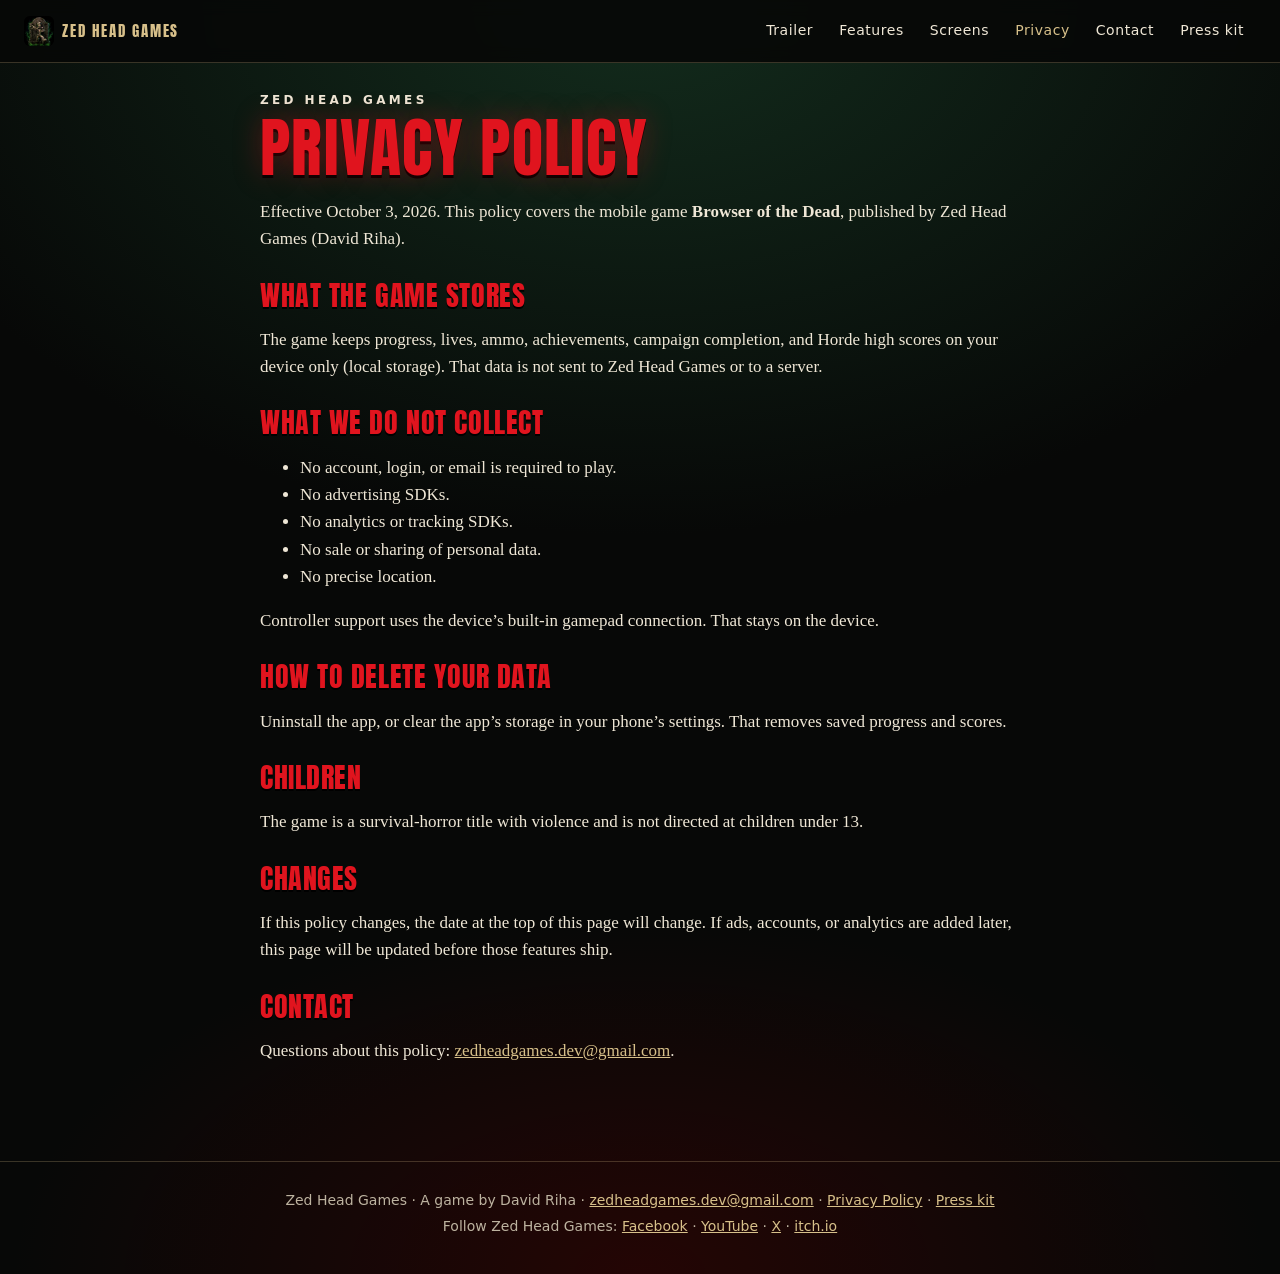
<file: privacy.html>
<!DOCTYPE html>
<html lang="en">
<head>
  <meta charset="utf-8">
  <meta name="viewport" content="width=device-width, initial-scale=1, viewport-fit=cover">
  <title>Privacy Policy — Browser of the Dead</title>
  <meta name="description" content="Privacy policy for Browser of the Dead by Zed Head Games: progress stays on your device. No accounts, ads, analytics or tracking.">
  <link rel="canonical" href="https://bit-dave.github.io/Zed-Head-Games/privacy.html">
  <meta name="theme-color" content="#070807">
  <meta name="color-scheme" content="dark">
  <link rel="icon" href="favicon.ico" sizes="any">
  <link rel="apple-touch-icon" href="apple-touch-icon.png">
  <link rel="manifest" href="site.webmanifest">
  <link rel="preload" href="anton-latin.woff2" as="font" type="font/woff2" crossorigin>
  <link rel="stylesheet" href="styles.css">
  <!-- Open Graph / social share card (uses the Google Play feature graphic) -->
  <meta property="og:type" content="website">
  <meta property="og:site_name" content="Zed Head Games">
  <meta property="og:title" content="Privacy Policy — Browser of the Dead">
  <meta property="og:description" content="Privacy policy for Browser of the Dead by Zed Head Games: progress stays on your device. No accounts, ads, analytics or tracking.">
  <meta property="og:url" content="https://bit-dave.github.io/Zed-Head-Games/privacy.html">
  <meta property="og:image" content="https://bit-dave.github.io/Zed-Head-Games/og_feature_graphic.jpg">
  <meta property="og:image:width" content="1024">
  <meta property="og:image:height" content="500">
  <meta property="og:image:alt" content="Browser of the Dead: Mobile Survival Horror. The Zed Head Games tombstone logo beside gameplay of the player shooting zombies in a flashlight cone.">
  <meta name="twitter:card" content="summary_large_image">
  <meta name="twitter:title" content="Privacy Policy — Browser of the Dead">
  <meta name="twitter:description" content="Privacy policy for Browser of the Dead by Zed Head Games: progress stays on your device. No accounts, ads, analytics or tracking.">
  <meta name="twitter:image" content="https://bit-dave.github.io/Zed-Head-Games/og_feature_graphic.jpg">
</head>
<body>
  <a class="skip" href="#main">Skip to content</a>
  <nav class="nav" aria-label="Main">
    <a class="brand" href="index.html"><img src="zhg_logo_240.webp" alt="" width="30" height="30"><span>ZED HEAD GAMES</span></a>
    <ul>
      <li><a href="index.html#trailer">Trailer</a></li>
      <li><a href="index.html#features">Features</a></li>
      <li><a href="index.html#screens">Screens</a></li>
      <li><a href="privacy.html" aria-current="page">Privacy</a></li>
      <li><a href="contact.html">Contact</a></li>
      <li><a href="presskit.html">Press kit</a></li>
    </ul>
  </nav>
  <main id="main" class="wrap page">
    <p class="kicker">ZED HEAD GAMES</p>
    <h1>Privacy Policy</h1>
    <p>Effective October 3, 2026. This policy covers the mobile game <strong>Browser of the Dead</strong>, published by Zed Head Games (David Riha).</p>

    <h2>What the game stores</h2>
    <p>The game keeps progress, lives, ammo, achievements, campaign completion, and Horde high scores on your device only (local storage). That data is not sent to Zed Head Games or to a server.</p>

    <h2>What we do not collect</h2>
    <ul>
      <li>No account, login, or email is required to play.</li>
      <li>No advertising SDKs.</li>
      <li>No analytics or tracking SDKs.</li>
      <li>No sale or sharing of personal data.</li>
      <li>No precise location.</li>
    </ul>
    <p>Controller support uses the device’s built-in gamepad connection. That stays on the device.</p>

    <h2>How to delete your data</h2>
    <p>Uninstall the app, or clear the app’s storage in your phone’s settings. That removes saved progress and scores.</p>

    <h2>Children</h2>
    <p>The game is a survival-horror title with violence and is not directed at children under 13.</p>

    <h2>Changes</h2>
    <p>If this policy changes, the date at the top of this page will change. If ads, accounts, or analytics are added later, this page will be updated before those features ship.</p>

    <h2>Contact</h2>
    <p>Questions about this policy: <a href="mailto:zedheadgames.dev@gmail.com">zedheadgames.dev@gmail.com</a>.</p>
  </main>
  <footer>
    <p>Zed Head Games · A game by David Riha · <a href="mailto:zedheadgames.dev@gmail.com">zedheadgames.dev@gmail.com</a> · <a href="privacy.html">Privacy Policy</a> · <a href="presskit.html">Press kit</a></p>
    <p class="social">Follow Zed Head Games: <a href="https://www.facebook.com/p/Zed-Head-Games-61595239507863/" target="_blank" rel="noopener" aria-label="Zed Head Games on Facebook (opens in a new tab)">Facebook</a> · <a href="https://www.youtube.com/@ZedHeadGames" target="_blank" rel="noopener" aria-label="Zed Head Games on YouTube (opens in a new tab)">YouTube</a> · <a href="https://x.com/zedheadgamesdev" target="_blank" rel="noopener" aria-label="Zed Head Games on X (opens in a new tab)">X</a> · <a href="https://zedheadgames.itch.io/" target="_blank" rel="noopener" aria-label="Zed Head Games on itch.io (opens in a new tab)">itch.io</a></p>
  </footer>
</body>
</html>
</file>
<file: styles.css>
/* Zed Head Games — site styles (mobile-first). Original palette kept: bone ink, gold, blood red, graveyard green. */
@font-face {
  font-family: "Anton";
  src: url("anton-latin.woff2") format("woff2");
  font-weight: 400; font-style: normal; font-display: swap;
}
:root {
  --bg: #070807;
  --bg2: #0e1110;
  --ink: #efe7d6;
  --muted: #bdb3a0;
  --red: #e0141e;
  --red2: #8b0000;
  --gold: #d7c08a;
  --green: rgba(40, 180, 70, 0.22);
  --line: rgba(215, 192, 138, 0.24);
  --max: 1120px;
  --display: "Anton", Impact, "Arial Narrow Bold", sans-serif;
  --ui: system-ui, -apple-system, "Segoe UI", Roboto, sans-serif;
}
* { box-sizing: border-box; }
html { scroll-behavior: smooth; scroll-padding-top: 64px; -webkit-text-size-adjust: 100%; }
@media (prefers-reduced-motion: reduce) { html { scroll-behavior: auto; } *, *::before, *::after { transition: none !important; animation: none !important; } }
body {
  margin: 0;
  font-family: Georgia, "Times New Roman", serif;
  font-size: 17px; line-height: 1.55;
  background:
    radial-gradient(ellipse 90% 60% at 50% 0%, rgba(20, 48, 31, 0.9) 0%, rgba(7, 8, 7, 0) 70%),
    radial-gradient(ellipse 70% 40% at 50% 100%, rgba(90, 0, 0, 0.35) 0%, rgba(7, 8, 7, 0) 70%),
    var(--bg);
  color: var(--ink);
  min-height: 100vh;
}
a { color: var(--gold); }
a:focus-visible, button:focus-visible, summary:focus-visible { outline: 3px solid var(--gold); outline-offset: 3px; border-radius: 4px; }
img, video { max-width: 100%; display: block; }
.skip { position: absolute; left: -9999px; top: 8px; z-index: 100; background: var(--gold); color: #000; padding: 8px 12px; border-radius: 6px; }
.skip:focus { left: 8px; }
.sr-only { position: absolute; width: 1px; height: 1px; padding: 0; margin: -1px; overflow: hidden; clip: rect(0,0,0,0); white-space: nowrap; border: 0; }

/* ---------- Nav ---------- */
.nav {
  position: sticky; top: 0; z-index: 20;
  display: flex; align-items: center; gap: 12px;
  padding: 10px 14px;
  background: rgba(7, 8, 7, 0.92);
  border-bottom: 1px solid var(--line);
  backdrop-filter: blur(8px); -webkit-backdrop-filter: blur(8px);
}
.brand { display: flex; align-items: center; gap: 8px; color: var(--gold); text-decoration: none; font-family: var(--display); letter-spacing: 0.12em; font-size: 15px; white-space: nowrap; flex: none; }
.brand img { width: 30px; height: 30px; border-radius: 6px; }
.nav ul { list-style: none; margin: 0 0 0 auto; padding: 0; display: flex; gap: 2px; overflow-x: auto; scrollbar-width: none; }
.nav ul::-webkit-scrollbar { display: none; }
.nav li a { display: block; padding: 8px 8px; color: var(--ink); text-decoration: none; font-family: var(--ui); font-size: 13px; letter-spacing: 0.04em; white-space: nowrap; border-radius: 6px; }
.nav li a:hover, .nav li a[aria-current="page"] { color: var(--gold); }
@media (max-width: 420px) { .brand span { display: none; } .nav { padding: 8px 10px; gap: 6px; } .nav li a { padding: 8px 6px; font-size: 12.5px; letter-spacing: 0.02em; } }
@media (min-width: 720px) { .nav { padding: 12px 24px; } .nav li a { font-size: 14px; padding: 8px 12px; } }

/* ---------- Type ---------- */
h1, h2, h3 { font-family: var(--display); font-weight: 400; letter-spacing: 0.02em; line-height: 1.02; }
h1 { color: var(--red); font-size: clamp(48px, 13vw, 104px); margin: 6px 0 10px; text-transform: uppercase; text-shadow: 0 0 28px rgba(224, 20, 30, 0.35), 0 3px 0 #000; }
h2 { color: var(--red); font-size: clamp(32px, 7vw, 52px); margin: 0 0 12px; text-transform: uppercase; text-shadow: 0 2px 0 #000; }
h3 { font-size: 22px; margin: 0 0 6px; color: var(--ink); }
.kicker { font-family: var(--ui); letter-spacing: 0.28em; color: var(--gold); font-size: 12px; font-weight: 600; text-transform: uppercase; margin: 0; }
.lead { color: var(--muted); max-width: 68ch; }

/* ---------- Layout ---------- */
.wrap { width: min(var(--max), calc(100% - 32px)); margin: 0 auto; }
.section { padding: 40px 0 16px; }
@media (min-width: 900px) { .section { padding: 64px 0 24px; } }

/* ---------- Hero ---------- */
.hero { text-align: center; padding: 28px 16px 8px; }
.hero .logo { width: min(220px, 56vw); height: auto; aspect-ratio: 1; margin: 0 auto 14px; border-radius: 14px; box-shadow: 0 0 48px var(--green), 0 0 0 1px var(--line); }
.hero .tag { color: var(--muted); margin: 0 auto 22px; max-width: 34ch; font-size: 18px; }
.cta-row { display: flex; flex-wrap: wrap; gap: 12px; justify-content: center; }
.btn {
  display: inline-flex; flex-direction: column; justify-content: center; align-items: center;
  min-height: 52px; padding: 8px 20px; border-radius: 10px; text-decoration: none;
  font-family: var(--ui); font-weight: 700; font-size: 16px; color: #fff; line-height: 1.15;
}
.btn small { font-size: 11px; font-weight: 600; letter-spacing: 0.12em; text-transform: uppercase; opacity: 0.85; }
.btn-play { background: #000; border: 1px solid #cfcfcf; }
.btn-play:hover { border-color: #fff; background: #111; }
.btn-ghost { background: var(--red2); border: 1px solid var(--red); }
.btn-ghost:hover { background: var(--red); }
/* Free demo button (itch.io): the loudest button on the page */
.btn-demo { background: #FF2828; border: 1px solid #FF2828; color: #000; box-shadow: 0 0 22px rgba(255, 40, 40, 0.35); }
.btn-demo:hover { background: #000; color: #FF2828; }
.btn-demo:hover small { color: var(--ink); }
.btn-demo small { opacity: 1; color: #1a0000; }
.btn-demo { font-family: var(--display); font-weight: 400; font-size: 21px; letter-spacing: 0.05em; text-transform: uppercase; }
.btn-demo small { font-family: var(--ui); font-weight: 700; }
.cta-note { font-family: var(--ui); font-size: 14px; color: var(--muted); margin: 12px auto 0; max-width: 46ch; }
@media (max-width: 420px) { .hero .cta-row .btn { flex: 1 1 100%; } .hero .cta-row .btn-play, .hero .cta-row .btn-ghost { flex: 1 1 40%; } }
@media (min-width: 900px) {
  .hero { display: grid; grid-template-columns: 300px 1fr; gap: 40px; align-items: center; text-align: left; width: min(var(--max), calc(100% - 48px)); margin: 0 auto; padding: 56px 0 16px; }
  .hero .logo { width: 300px; margin: 0; }
  .hero .tag { margin-left: 0; max-width: 44ch; }
  .hero .cta-note { margin-left: 0; max-width: 60ch; }
  .cta-row { justify-content: flex-start; }
}

/* ---------- Trailer ---------- */
.video-frame { position: relative; aspect-ratio: 16 / 9; border-radius: 12px; overflow: hidden; border: 1px solid var(--line); background: #000; box-shadow: 0 18px 60px rgba(0,0,0,0.6), 0 0 0 1px rgba(224,20,30,0.15); }
.video-frame video { width: 100%; height: 100%; object-fit: contain; }
.note { color: var(--muted); font-family: var(--ui); font-size: 14px; margin: 10px 0 0; }
details.teasers { margin-top: 22px; border: 1px solid var(--line); border-radius: 10px; padding: 0 14px; background: rgba(0,0,0,0.3); }
details.teasers summary { cursor: pointer; padding: 14px 0; color: var(--gold); font-family: var(--ui); font-size: 15px; }
.teaser-grid { display: grid; grid-template-columns: repeat(auto-fit, minmax(220px, 1fr)); gap: 16px; padding-bottom: 16px; }
.teaser-grid figure { margin: 0; }
.teaser-grid video { width: 100%; max-height: 70vh; aspect-ratio: 9 / 16; background: #000; border-radius: 10px; border: 1px solid var(--line); }
.teaser-grid figcaption { color: var(--muted); font-size: 14px; margin-top: 6px; font-family: var(--ui); }

/* ---------- Features ---------- */
.features { list-style: none; padding: 0; margin: 18px 0 0; display: grid; gap: 12px; grid-template-columns: 1fr; }
@media (min-width: 600px) { .features { grid-template-columns: 1fr 1fr; } }
@media (min-width: 960px) { .features { grid-template-columns: repeat(3, 1fr); } }
@media (min-width: 600px) { .features li.wide { grid-column: 1 / -1; display: flex; flex-wrap: wrap; align-items: center; gap: 4px 18px; } .features li.wide .diff { margin-top: 0; } }
.features li { border: 1px solid var(--line); border-left: 3px solid var(--red); background: rgba(0,0,0,0.38); border-radius: 10px; padding: 14px 16px; }
.features h3 { color: var(--ink); font-size: 22px; }
.features p { margin: 0; color: var(--muted); font-size: 15px; }
.diff { display: flex; flex-wrap: wrap; gap: 6px; margin-top: 8px; padding: 0; list-style: none; }
.diff li { border: 0; padding: 2px 8px; border-radius: 999px; font-family: var(--ui); font-size: 12px; font-weight: 700; letter-spacing: 0.06em; text-transform: uppercase; background: #1d1d1b; color: var(--ink); }
.diff li.hard { background: #5a1010; } .diff li.nm { background: var(--red); color: #fff; }

/* ---------- Story cards (original copy) ---------- */
.cards { display: grid; grid-template-columns: 1fr; gap: 12px; margin: 18px 0 8px; }
@media (min-width: 720px) { .cards { grid-template-columns: repeat(3, 1fr); } }
.card { border: 1px solid var(--line); background: rgba(0,0,0,0.35); border-radius: 10px; padding: 14px 16px; }
.card h3 { color: var(--red); font-size: 22px; }
.card p { margin: 0; color: var(--muted); font-size: 15px; }

/* ---------- Gallery ---------- */
.gallery { list-style: none; padding: 0; margin: 18px 0 8px; display: grid; gap: 8px; grid-template-columns: repeat(3, 1fr); }
@media (max-width: 599px) { .gallery .cap { font-size: 11px; padding: 5px 6px 7px; line-height: 1.3; } }
@media (min-width: 600px) { .gallery { grid-template-columns: repeat(4, 1fr); gap: 10px; } }
@media (min-width: 900px) { .gallery { grid-template-columns: repeat(5, 1fr); gap: 14px; } }
.gallery button { all: unset; display: block; width: 100%; cursor: zoom-in; border-radius: 10px; overflow: hidden; border: 1px solid var(--line); background: #0b0d0c; box-sizing: border-box; }
.gallery button:focus-visible { outline: 3px solid var(--gold); outline-offset: 2px; }
.gallery img { width: 100%; height: auto; aspect-ratio: 444 / 749; object-fit: cover; transition: transform .25s ease; }
.gallery button:hover img { transform: scale(1.03); }
.gallery .cap { display: block; padding: 7px 9px 9px; color: var(--gold); font-family: var(--ui); font-size: 12.5px; letter-spacing: 0.03em; }
dialog.lightbox { padding: 0; border: 0; background: transparent; max-width: 100vw; max-height: 100vh; width: 100vw; height: 100vh; margin: 0; }
dialog.lightbox::backdrop { background: rgba(0,0,0,0.92); }
.lb-inner { width: 100%; height: 100%; display: flex; flex-direction: column; align-items: center; justify-content: center; gap: 10px; padding: 12px; }
.lb-inner img { max-height: calc(100vh - 110px); width: auto; border-radius: 10px; border: 1px solid var(--line); }
.lb-cap { color: var(--ink); font-family: var(--ui); font-size: 15px; margin: 0; text-align: center; }
.lb-btn { position: fixed; background: rgba(0,0,0,0.7); color: #fff; border: 1px solid var(--line); border-radius: 999px; width: 48px; height: 48px; font-size: 22px; cursor: pointer; }
.lb-close { top: 12px; right: 12px; } .lb-prev { left: 10px; top: 50%; } .lb-next { right: 10px; top: 50%; }

/* ---------- Play CTA ---------- */
.play-cta { text-align: center; margin: 32px 0 8px; padding: 32px 18px; border-radius: 14px; border: 1px solid rgba(224,20,30,0.45); background: linear-gradient(180deg, rgba(90,0,0,0.35), rgba(0,0,0,0.5)); }
.play-cta p { color: var(--muted); max-width: 52ch; margin: 0 auto 18px; }
.play-cta .cta-row { justify-content: center; }
.play-cta .cta-note { margin: 14px auto 0; }

/* ---------- Footer / sub-pages ---------- */
footer { border-top: 1px solid var(--line); margin-top: 40px; padding: 24px 16px 32px; text-align: center; color: var(--muted); font-family: var(--ui); font-size: 14px; }
footer a { color: var(--gold); }
footer p { margin: 4px 0; }
.page { padding: 28px 0 40px; max-width: 760px; }
.page h1 { font-size: clamp(40px, 10vw, 64px); }
.page p, .page li { color: var(--ink); line-height: 1.6; }
.page h2 { margin-top: 28px; font-size: 28px; }

.kicker .pre { display: none; }
@media (min-width: 600px) { .kicker .pre { display: inline; } }

/* App Store button (iOS launch, Nov 2026) */
.btn-appstore { display:inline-flex; flex-direction:row; align-items:center; justify-content:center; text-align:left; gap:10px; background:#fff; color:#000; border:1px solid #fff; }
.btn-appstore span { display:flex; flex-direction:column; line-height:1.05; }
.btn-appstore small { color:#222; opacity:1; }
.btn-appstore .apple { width:22px; height:26px; flex:0 0 auto; }
.btn-appstore:hover { background:#000; color:#fff; }
.btn-appstore:hover small { color:#ddd; }
/* LAUNCH SALE note: remove with the commented block in index.html after Nov 13, 2026 */
.sale-note { font-family:var(--ui); display:inline-block; margin:10px 0 0; padding:6px 12px; border:1px dashed #FF2828; color:#ffd9d9; font-size:14px; }
.sale-note b { color:#FF2828; }
</file>
